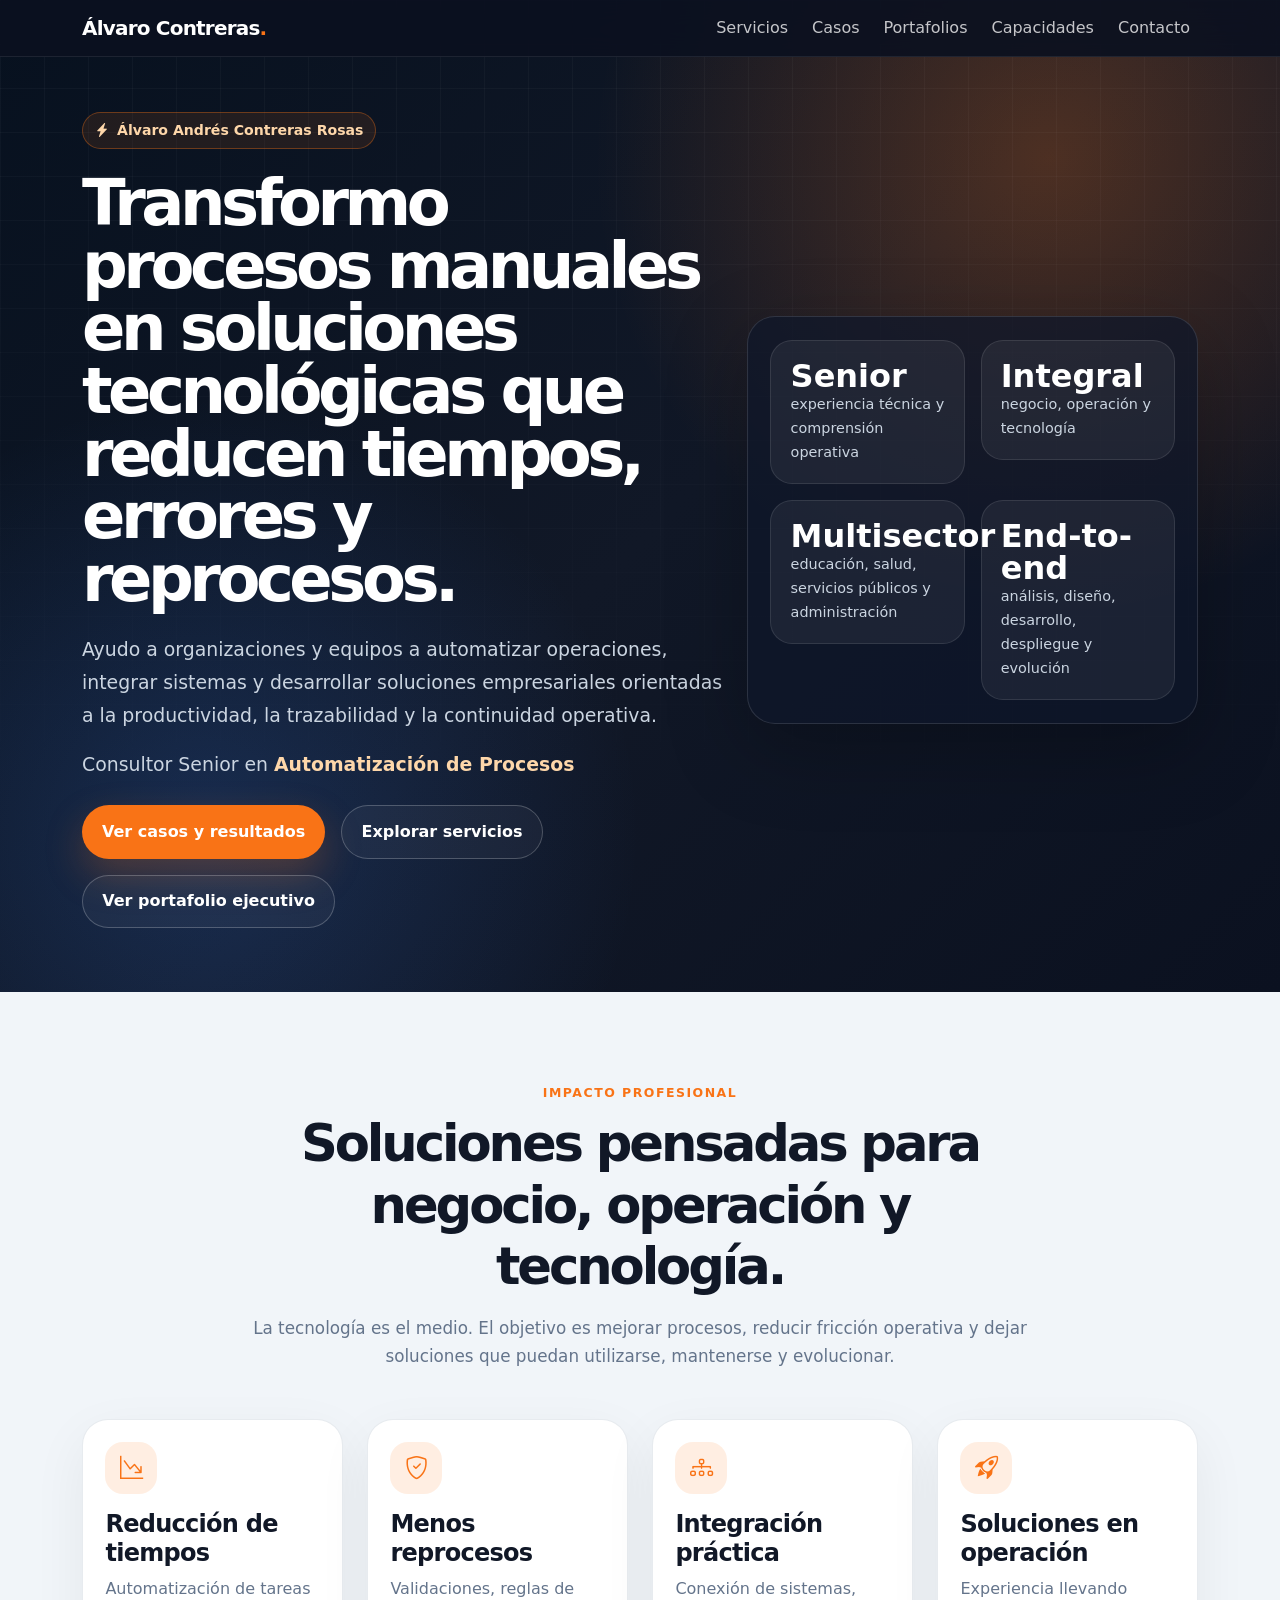
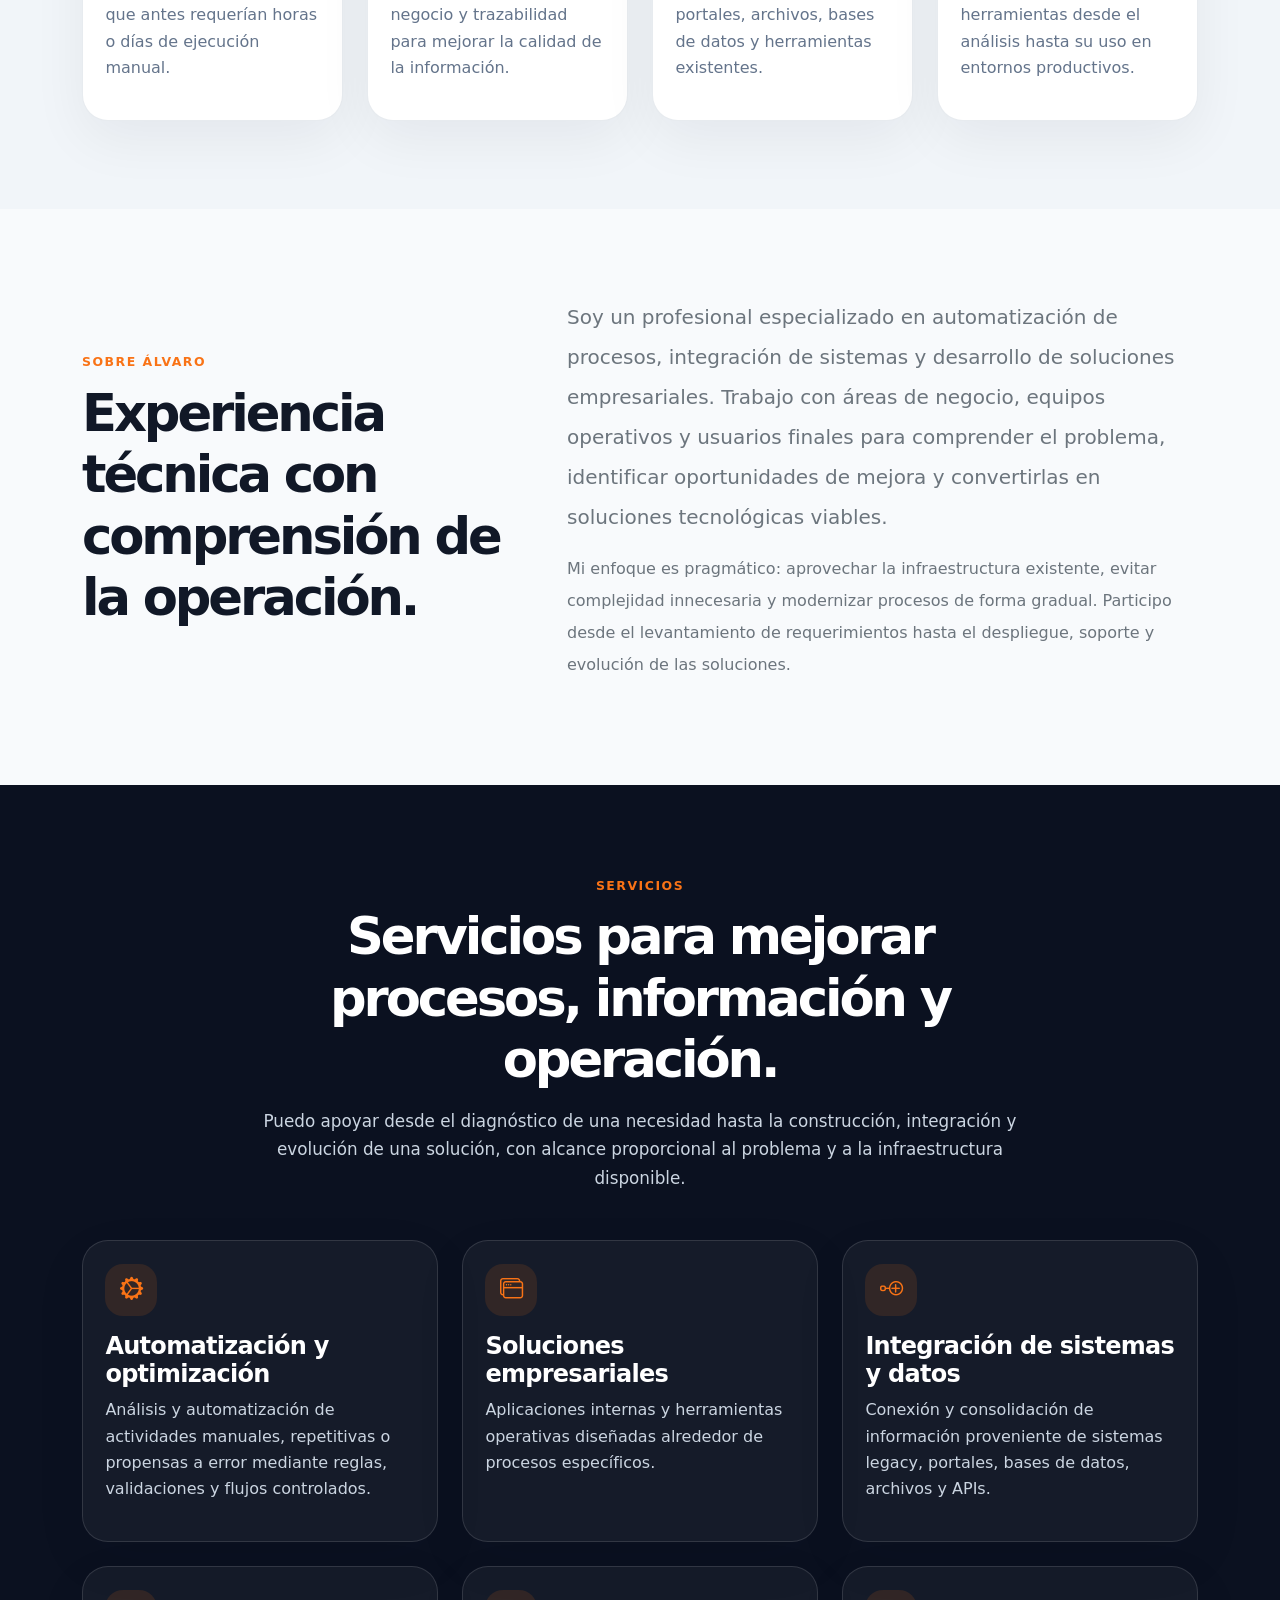
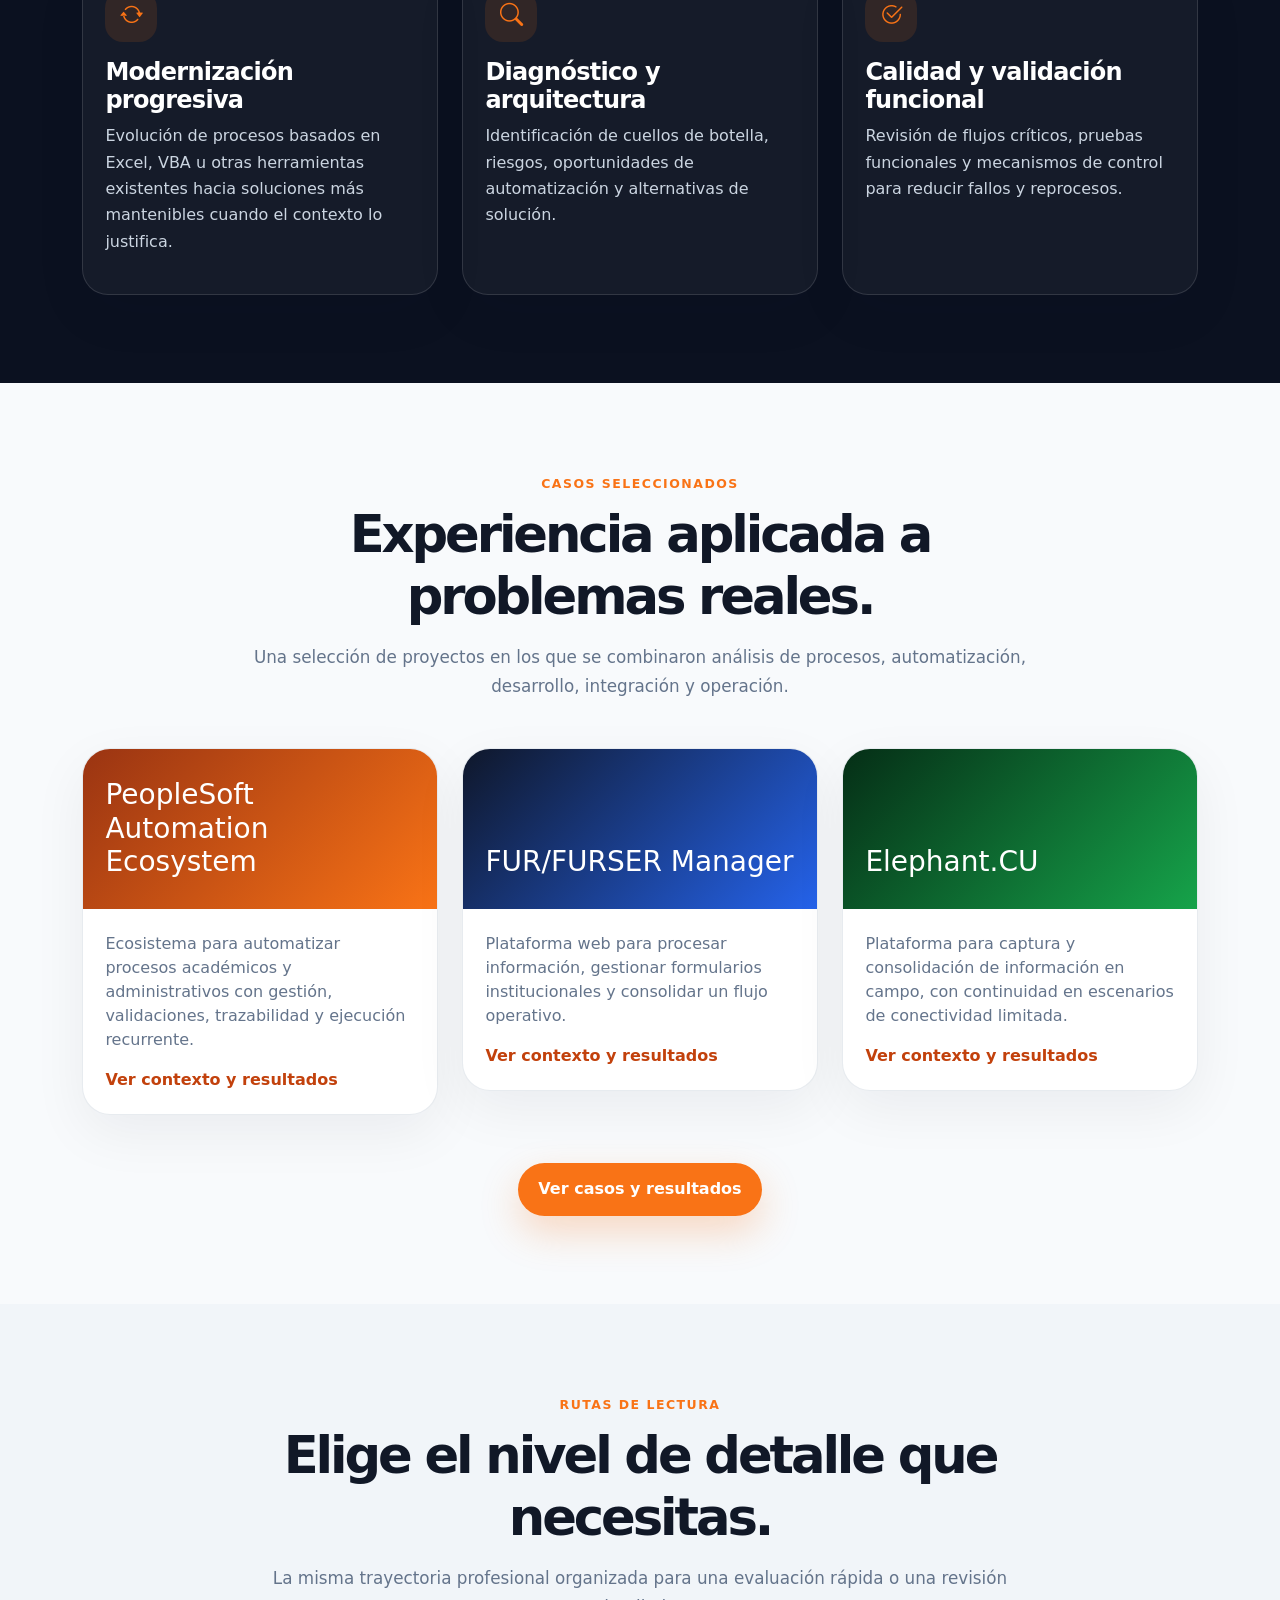
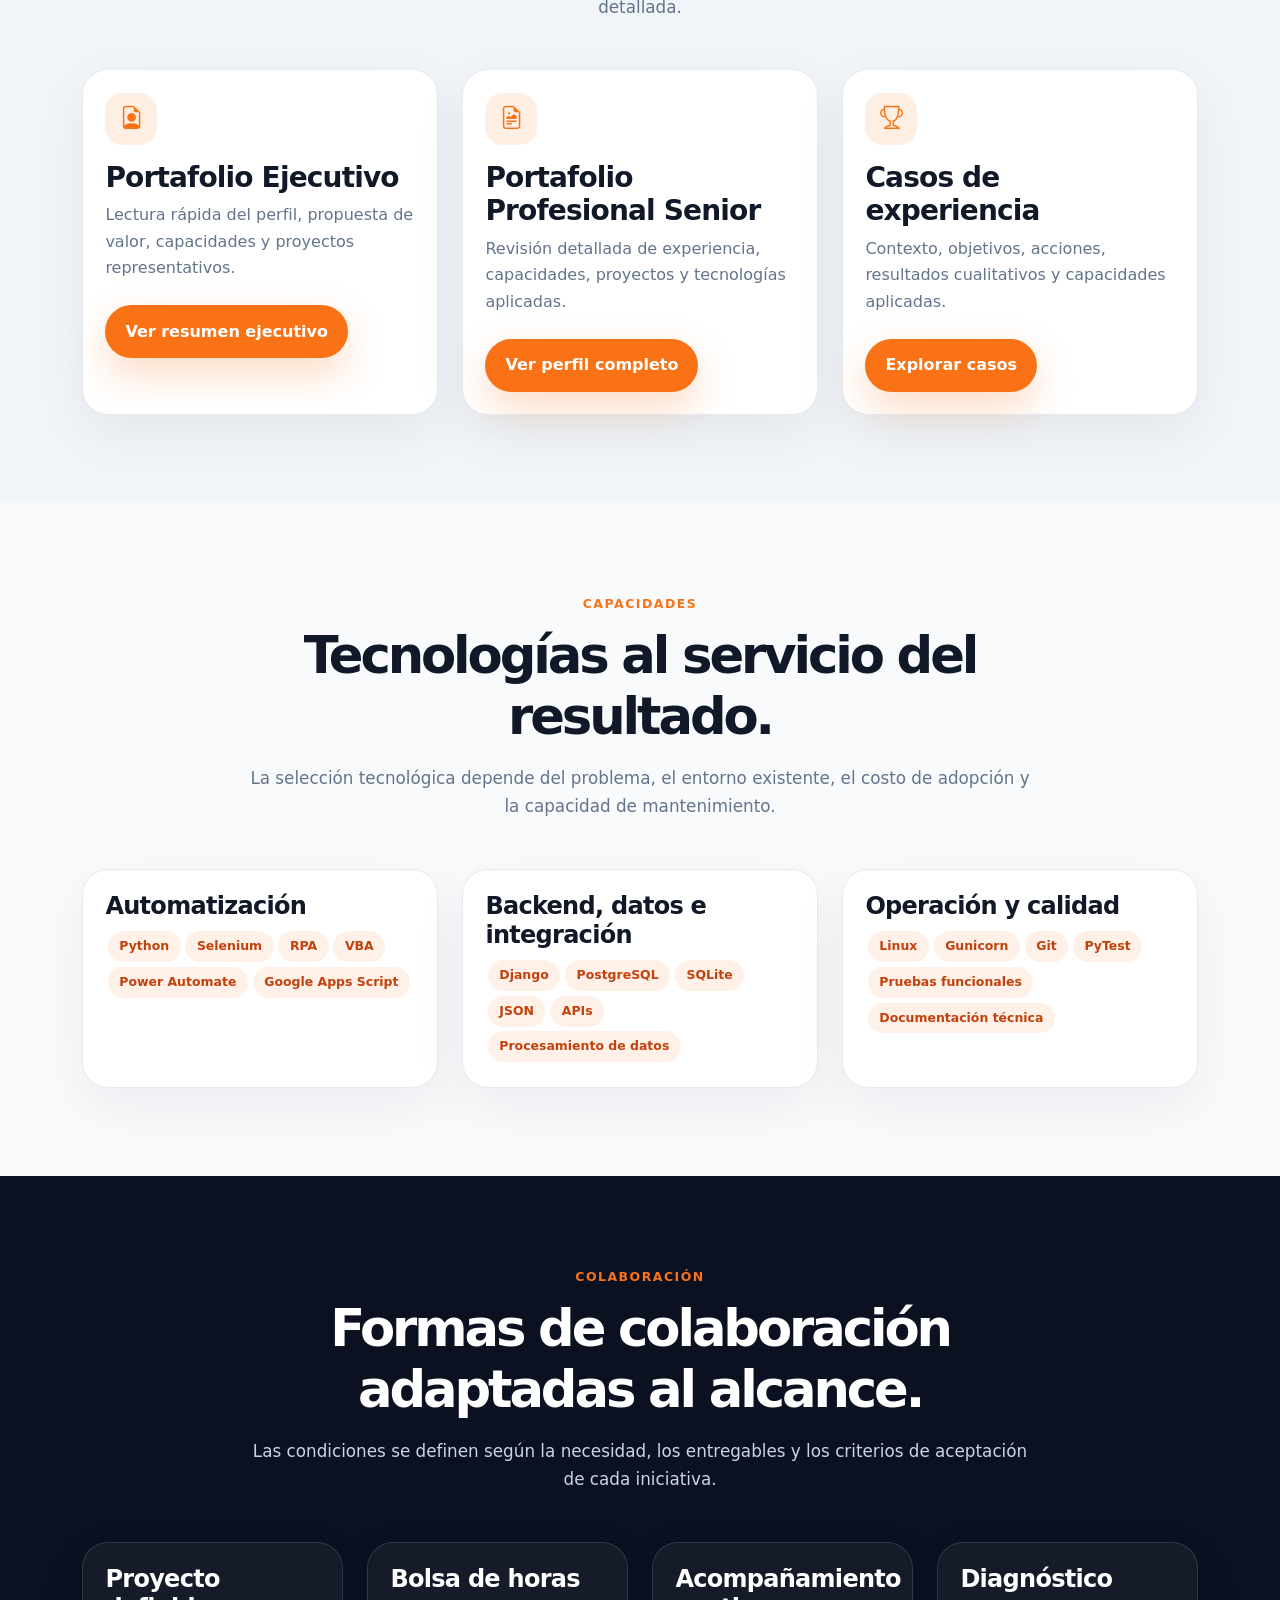
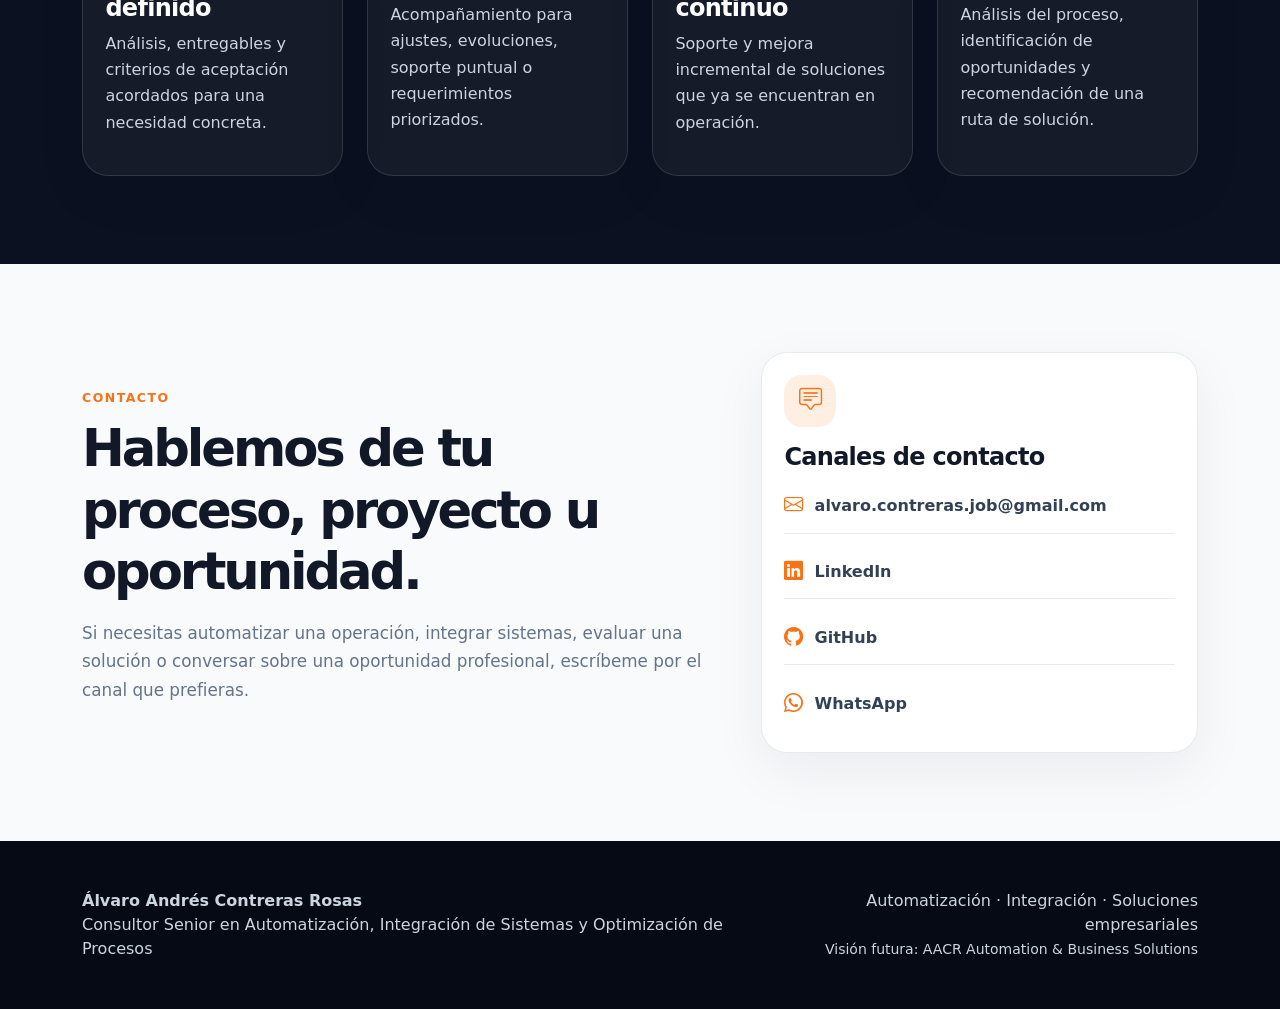
<file: index.html>
<!doctype html>
<html lang="es">
<head>
  <meta charset="utf-8">
  <meta name="viewport" content="width=device-width, initial-scale=1">
  <meta name="description" content="Portafolio profesional de Álvaro Andrés Contreras Rosas: automatización, integración de sistemas y optimización de procesos.">
  <meta name="author" content="Álvaro Andrés Contreras Rosas">
  <meta property="og:locale" content="es_CO">
  <meta property="og:type" content="website">
  <meta property="og:title" content="Álvaro Andrés Contreras Rosas | Automatización e Integración de Sistemas">
  <meta property="og:description" content="Consultoría senior en automatización, integración de sistemas y optimización de procesos.">
  <meta property="og:url" content="https://alvaro-contreras.github.io/alvaro-contreras-senior-automation-cv/">
  <meta name="twitter:card" content="summary">
  <title>Álvaro Andrés Contreras Rosas | Automatización e Integración de Sistemas</title>
  <link rel="canonical" href="https://alvaro-contreras.github.io/alvaro-contreras-senior-automation-cv/">
  <link href="https://cdn.jsdelivr.net/npm/bootstrap@5.3.3/dist/css/bootstrap.min.css" rel="stylesheet">
  <link href="https://cdn.jsdelivr.net/npm/bootstrap-icons@1.11.3/font/bootstrap-icons.css" rel="stylesheet">
  <link href="assets/css/styles.css" rel="stylesheet">
</head>
<body>
  <a class="skip-link" href="#contenido">Saltar al contenido principal</a>

  <nav class="navbar navbar-expand-lg navbar-dark fixed-top" aria-label="Navegación principal">
    <div class="container">
      <a class="navbar-brand" href="index.html">Álvaro Contreras<span class="brand-dot">.</span></a>
      <button class="navbar-toggler" type="button" data-bs-toggle="collapse" data-bs-target="#mainNav" aria-controls="mainNav" aria-expanded="false" aria-label="Abrir menú de navegación">
        <span class="navbar-toggler-icon"></span>
      </button>
      <div class="collapse navbar-collapse" id="mainNav">
        <ul class="navbar-nav ms-auto gap-lg-2">
          <li class="nav-item"><a class="nav-link" href="#servicios">Servicios</a></li>
          <li class="nav-item"><a class="nav-link" href="#casos">Casos</a></li>
          <li class="nav-item"><a class="nav-link" href="#portafolios">Portafolios</a></li>
          <li class="nav-item"><a class="nav-link" href="#capacidades">Capacidades</a></li>
          <li class="nav-item"><a class="nav-link" href="#contacto">Contacto</a></li>
        </ul>
      </div>
    </div>
  </nav>

  <header class="hero" id="inicio">
    <div class="container hero-content">
      <div class="row align-items-center">
        <div class="col-lg-7">
          <span class="kicker"><i class="bi bi-lightning-charge-fill" aria-hidden="true"></i> Álvaro Andrés Contreras Rosas</span>
          <h1>Transformo procesos manuales en soluciones tecnológicas que reducen tiempos, errores y reprocesos.</h1>
          <p class="lead">Ayudo a organizaciones y equipos a automatizar operaciones, integrar sistemas y desarrollar soluciones empresariales orientadas a la productividad, la trazabilidad y la continuidad operativa.</p>
          <p class="lead mb-4">Consultor Senior en <span class="rotating-line" data-rotating-text>Automatización de Procesos</span></p>
          <div class="d-flex flex-wrap gap-3">
            <a class="btn btn-aacr" href="casos-exito.html">Ver casos y resultados</a>
            <a class="btn btn-aacr-outline" href="#servicios">Explorar servicios</a>
            <a class="btn btn-aacr-outline" href="portafolio-ejecutivo.html">Ver portafolio ejecutivo</a>
          </div>
        </div>
        <div class="col-lg-5">
          <div class="hero-card" aria-label="Resumen del perfil">
            <div class="row g-3">
              <div class="col-6"><div class="metric"><strong>Senior</strong><span>experiencia técnica y comprensión operativa</span></div></div>
              <div class="col-6"><div class="metric"><strong>Integral</strong><span>negocio, operación y tecnología</span></div></div>
              <div class="col-6"><div class="metric"><strong>Multisector</strong><span>educación, salud, servicios públicos y administración</span></div></div>
              <div class="col-6"><div class="metric"><strong>End-to-end</strong><span>análisis, diseño, desarrollo, despliegue y evolución</span></div></div>
            </div>
          </div>
        </div>
      </div>
    </div>
  </header>

  <main id="contenido">
    <section class="section section-soft" id="impacto">
      <div class="container">
        <div class="section-title">
          <span class="eyebrow">Impacto profesional</span>
          <h2>Soluciones pensadas para negocio, operación y tecnología.</h2>
          <p>La tecnología es el medio. El objetivo es mejorar procesos, reducir fricción operativa y dejar soluciones que puedan utilizarse, mantenerse y evolucionar.</p>
        </div>
        <div class="row g-4">
          <div class="col-md-6 col-lg-3"><div class="card-aacr"><div class="icon-box"><i class="bi bi-graph-down-arrow" aria-hidden="true"></i></div><h3 class="h4">Reducción de tiempos</h3><p>Automatización de tareas que antes requerían horas o días de ejecución manual.</p></div></div>
          <div class="col-md-6 col-lg-3"><div class="card-aacr"><div class="icon-box"><i class="bi bi-shield-check" aria-hidden="true"></i></div><h3 class="h4">Menos reprocesos</h3><p>Validaciones, reglas de negocio y trazabilidad para mejorar la calidad de la información.</p></div></div>
          <div class="col-md-6 col-lg-3"><div class="card-aacr"><div class="icon-box"><i class="bi bi-diagram-3" aria-hidden="true"></i></div><h3 class="h4">Integración práctica</h3><p>Conexión de sistemas, portales, archivos, bases de datos y herramientas existentes.</p></div></div>
          <div class="col-md-6 col-lg-3"><div class="card-aacr"><div class="icon-box"><i class="bi bi-rocket-takeoff" aria-hidden="true"></i></div><h3 class="h4">Soluciones en operación</h3><p>Experiencia llevando herramientas desde el análisis hasta su uso en entornos productivos.</p></div></div>
        </div>
      </div>
    </section>

    <section class="section" id="sobre-mi">
      <div class="container">
        <div class="row align-items-center g-5">
          <div class="col-lg-5">
            <div class="section-title text-start mb-0">
              <span class="eyebrow">Sobre Álvaro</span>
              <h2>Experiencia técnica con comprensión de la operación.</h2>
            </div>
          </div>
          <div class="col-lg-7">
            <p class="fs-5 text-secondary lh-lg">Soy un profesional especializado en automatización de procesos, integración de sistemas y desarrollo de soluciones empresariales. Trabajo con áreas de negocio, equipos operativos y usuarios finales para comprender el problema, identificar oportunidades de mejora y convertirlas en soluciones tecnológicas viables.</p>
            <p class="text-secondary lh-lg">Mi enfoque es pragmático: aprovechar la infraestructura existente, evitar complejidad innecesaria y modernizar procesos de forma gradual. Participo desde el levantamiento de requerimientos hasta el despliegue, soporte y evolución de las soluciones.</p>
          </div>
        </div>
      </div>
    </section>

    <section class="section section-dark" id="servicios">
      <div class="container">
        <div class="section-title">
          <span class="eyebrow">Servicios</span>
          <h2>Servicios para mejorar procesos, información y operación.</h2>
          <p>Puedo apoyar desde el diagnóstico de una necesidad hasta la construcción, integración y evolución de una solución, con alcance proporcional al problema y a la infraestructura disponible.</p>
        </div>
        <div class="row g-4">
          <div class="col-md-6 col-lg-4"><div class="card-aacr"><div class="icon-box"><i class="bi bi-gear-wide-connected" aria-hidden="true"></i></div><h3 class="h4">Automatización y optimización</h3><p>Análisis y automatización de actividades manuales, repetitivas o propensas a error mediante reglas, validaciones y flujos controlados.</p></div></div>
          <div class="col-md-6 col-lg-4"><div class="card-aacr"><div class="icon-box"><i class="bi bi-window-stack" aria-hidden="true"></i></div><h3 class="h4">Soluciones empresariales</h3><p>Aplicaciones internas y herramientas operativas diseñadas alrededor de procesos específicos.</p></div></div>
          <div class="col-md-6 col-lg-4"><div class="card-aacr"><div class="icon-box"><i class="bi bi-node-plus" aria-hidden="true"></i></div><h3 class="h4">Integración de sistemas y datos</h3><p>Conexión y consolidación de información proveniente de sistemas legacy, portales, bases de datos, archivos y APIs.</p></div></div>
          <div class="col-md-6 col-lg-4"><div class="card-aacr"><div class="icon-box"><i class="bi bi-arrow-repeat" aria-hidden="true"></i></div><h3 class="h4">Modernización progresiva</h3><p>Evolución de procesos basados en Excel, VBA u otras herramientas existentes hacia soluciones más mantenibles cuando el contexto lo justifica.</p></div></div>
          <div class="col-md-6 col-lg-4"><div class="card-aacr"><div class="icon-box"><i class="bi bi-search" aria-hidden="true"></i></div><h3 class="h4">Diagnóstico y arquitectura</h3><p>Identificación de cuellos de botella, riesgos, oportunidades de automatización y alternativas de solución.</p></div></div>
          <div class="col-md-6 col-lg-4"><div class="card-aacr"><div class="icon-box"><i class="bi bi-check2-circle" aria-hidden="true"></i></div><h3 class="h4">Calidad y validación funcional</h3><p>Revisión de flujos críticos, pruebas funcionales y mecanismos de control para reducir fallos y reprocesos.</p></div></div>
        </div>
      </div>
    </section>

    <section class="section" id="casos">
      <div class="container">
        <div class="section-title">
          <span class="eyebrow">Casos seleccionados</span>
          <h2>Experiencia aplicada a problemas reales.</h2>
          <p>Una selección de proyectos en los que se combinaron análisis de procesos, automatización, desarrollo, integración y operación.</p>
        </div>
        <div class="row g-4">
          <div class="col-md-6 col-lg-4"><article class="case-card"><div class="case-top orange"><h3>PeopleSoft Automation Ecosystem</h3></div><div class="case-body"><p>Ecosistema para automatizar procesos académicos y administrativos con gestión, validaciones, trazabilidad y ejecución recurrente.</p><a href="casos-exito.html#peoplesoft" class="case-link">Ver contexto y resultados</a></div></article></div>
          <div class="col-md-6 col-lg-4"><article class="case-card"><div class="case-top blue"><h3>FUR/FURSER Manager</h3></div><div class="case-body"><p>Plataforma web para procesar información, gestionar formularios institucionales y consolidar un flujo operativo.</p><a href="casos-exito.html#furfurser" class="case-link">Ver contexto y resultados</a></div></article></div>
          <div class="col-md-6 col-lg-4"><article class="case-card"><div class="case-top green"><h3>Elephant.CU</h3></div><div class="case-body"><p>Plataforma para captura y consolidación de información en campo, con continuidad en escenarios de conectividad limitada.</p><a href="casos-exito.html#elephant" class="case-link">Ver contexto y resultados</a></div></article></div>
        </div>
        <div class="text-center mt-5"><a class="btn btn-aacr" href="casos-exito.html">Ver casos y resultados</a></div>
      </div>
    </section>

    <section class="section section-soft" id="portafolios">
      <div class="container">
        <div class="section-title">
          <span class="eyebrow">Rutas de lectura</span>
          <h2>Elige el nivel de detalle que necesitas.</h2>
          <p>La misma trayectoria profesional organizada para una evaluación rápida o una revisión detallada.</p>
        </div>
        <div class="row g-4 justify-content-center">
          <div class="col-md-6 col-lg-4"><div class="card-aacr"><div class="icon-box"><i class="bi bi-file-earmark-person" aria-hidden="true"></i></div><h3>Portafolio Ejecutivo</h3><p>Lectura rápida del perfil, propuesta de valor, capacidades y proyectos representativos.</p><a class="btn btn-aacr mt-2" href="portafolio-ejecutivo.html">Ver resumen ejecutivo</a></div></div>
          <div class="col-md-6 col-lg-4"><div class="card-aacr"><div class="icon-box"><i class="bi bi-file-earmark-richtext" aria-hidden="true"></i></div><h3>Portafolio Profesional Senior</h3><p>Revisión detallada de experiencia, capacidades, proyectos y tecnologías aplicadas.</p><a class="btn btn-aacr mt-2" href="portafolio-senior.html">Ver perfil completo</a></div></div>
          <div class="col-md-6 col-lg-4"><div class="card-aacr"><div class="icon-box"><i class="bi bi-trophy" aria-hidden="true"></i></div><h3>Casos de experiencia</h3><p>Contexto, objetivos, acciones, resultados cualitativos y capacidades aplicadas.</p><a class="btn btn-aacr mt-2" href="casos-exito.html">Explorar casos</a></div></div>
        </div>
      </div>
    </section>

    <section class="section" id="capacidades">
      <div class="container">
        <div class="section-title">
          <span class="eyebrow">Capacidades</span>
          <h2>Tecnologías al servicio del resultado.</h2>
          <p>La selección tecnológica depende del problema, el entorno existente, el costo de adopción y la capacidad de mantenimiento.</p>
        </div>
        <div class="row g-4">
          <div class="col-lg-4"><div class="card-aacr"><h3 class="h4">Automatización</h3><span class="badge-aacr">Python</span><span class="badge-aacr">Selenium</span><span class="badge-aacr">RPA</span><span class="badge-aacr">VBA</span><span class="badge-aacr">Power Automate</span><span class="badge-aacr">Google Apps Script</span></div></div>
          <div class="col-lg-4"><div class="card-aacr"><h3 class="h4">Backend, datos e integración</h3><span class="badge-aacr">Django</span><span class="badge-aacr">PostgreSQL</span><span class="badge-aacr">SQLite</span><span class="badge-aacr">JSON</span><span class="badge-aacr">APIs</span><span class="badge-aacr">Procesamiento de datos</span></div></div>
          <div class="col-lg-4"><div class="card-aacr"><h3 class="h4">Operación y calidad</h3><span class="badge-aacr">Linux</span><span class="badge-aacr">Gunicorn</span><span class="badge-aacr">Git</span><span class="badge-aacr">PyTest</span><span class="badge-aacr">Pruebas funcionales</span><span class="badge-aacr">Documentación técnica</span></div></div>
        </div>
      </div>
    </section>

    <section class="section section-dark" id="colaboracion">
      <div class="container">
        <div class="section-title">
          <span class="eyebrow">Colaboración</span>
          <h2>Formas de colaboración adaptadas al alcance.</h2>
          <p>Las condiciones se definen según la necesidad, los entregables y los criterios de aceptación de cada iniciativa.</p>
        </div>
        <div class="row g-4">
          <div class="col-md-6 col-lg-3"><div class="card-aacr"><h3 class="h4">Proyecto definido</h3><p>Análisis, entregables y criterios de aceptación acordados para una necesidad concreta.</p></div></div>
          <div class="col-md-6 col-lg-3"><div class="card-aacr"><h3 class="h4">Bolsa de horas</h3><p>Acompañamiento para ajustes, evoluciones, soporte puntual o requerimientos priorizados.</p></div></div>
          <div class="col-md-6 col-lg-3"><div class="card-aacr"><h3 class="h4">Acompañamiento continuo</h3><p>Soporte y mejora incremental de soluciones que ya se encuentran en operación.</p></div></div>
          <div class="col-md-6 col-lg-3"><div class="card-aacr"><h3 class="h4">Diagnóstico</h3><p>Análisis del proceso, identificación de oportunidades y recomendación de una ruta de solución.</p></div></div>
        </div>
      </div>
    </section>

    <section class="section" id="contacto">
      <div class="container">
        <div class="row align-items-center g-5">
          <div class="col-lg-7">
            <div class="section-title text-start mb-0">
              <span class="eyebrow">Contacto</span>
              <h2>Hablemos de tu proceso, proyecto u oportunidad.</h2>
              <p>Si necesitas automatizar una operación, integrar sistemas, evaluar una solución o conversar sobre una oportunidad profesional, escríbeme por el canal que prefieras.</p>
            </div>
          </div>
          <div class="col-lg-5">
            <div class="card-aacr">
              <div class="icon-box"><i class="bi bi-chat-square-text" aria-hidden="true"></i></div>
              <h3 class="h4">Canales de contacto</h3>
              <div class="contact-links">
                <a href="mailto:alvaro.contreras.job@gmail.com"><i class="bi bi-envelope" aria-hidden="true"></i><span>alvaro.contreras.job@gmail.com</span></a>
                <a href="https://www.linkedin.com/in/alvarocontreras-automation" target="_blank" rel="noopener noreferrer"><i class="bi bi-linkedin" aria-hidden="true"></i><span>LinkedIn</span></a>
                <a href="https://github.com/Alvaro-Contreras" target="_blank" rel="noopener noreferrer"><i class="bi bi-github" aria-hidden="true"></i><span>GitHub</span></a>
                <a href="https://wa.me/573185231745" target="_blank" rel="noopener noreferrer"><i class="bi bi-whatsapp" aria-hidden="true"></i><span>WhatsApp</span></a>
              </div>
            </div>
          </div>
        </div>
      </div>
    </section>
  </main>

  <footer class="footer">
    <div class="container d-flex flex-column flex-md-row justify-content-between gap-3">
      <div><strong>Álvaro Andrés Contreras Rosas</strong><br><span>Consultor Senior en Automatización, Integración de Sistemas y Optimización de Procesos</span></div>
      <div class="text-md-end">Automatización · Integración · Soluciones empresariales<br><small>Visión futura: AACR Automation &amp; Business Solutions</small></div>
    </div>
  </footer>

  <script src="https://cdn.jsdelivr.net/npm/bootstrap@5.3.3/dist/js/bootstrap.bundle.min.js"></script>
  <script src="assets/js/main.js"></script>
</body>
</html>
</file>
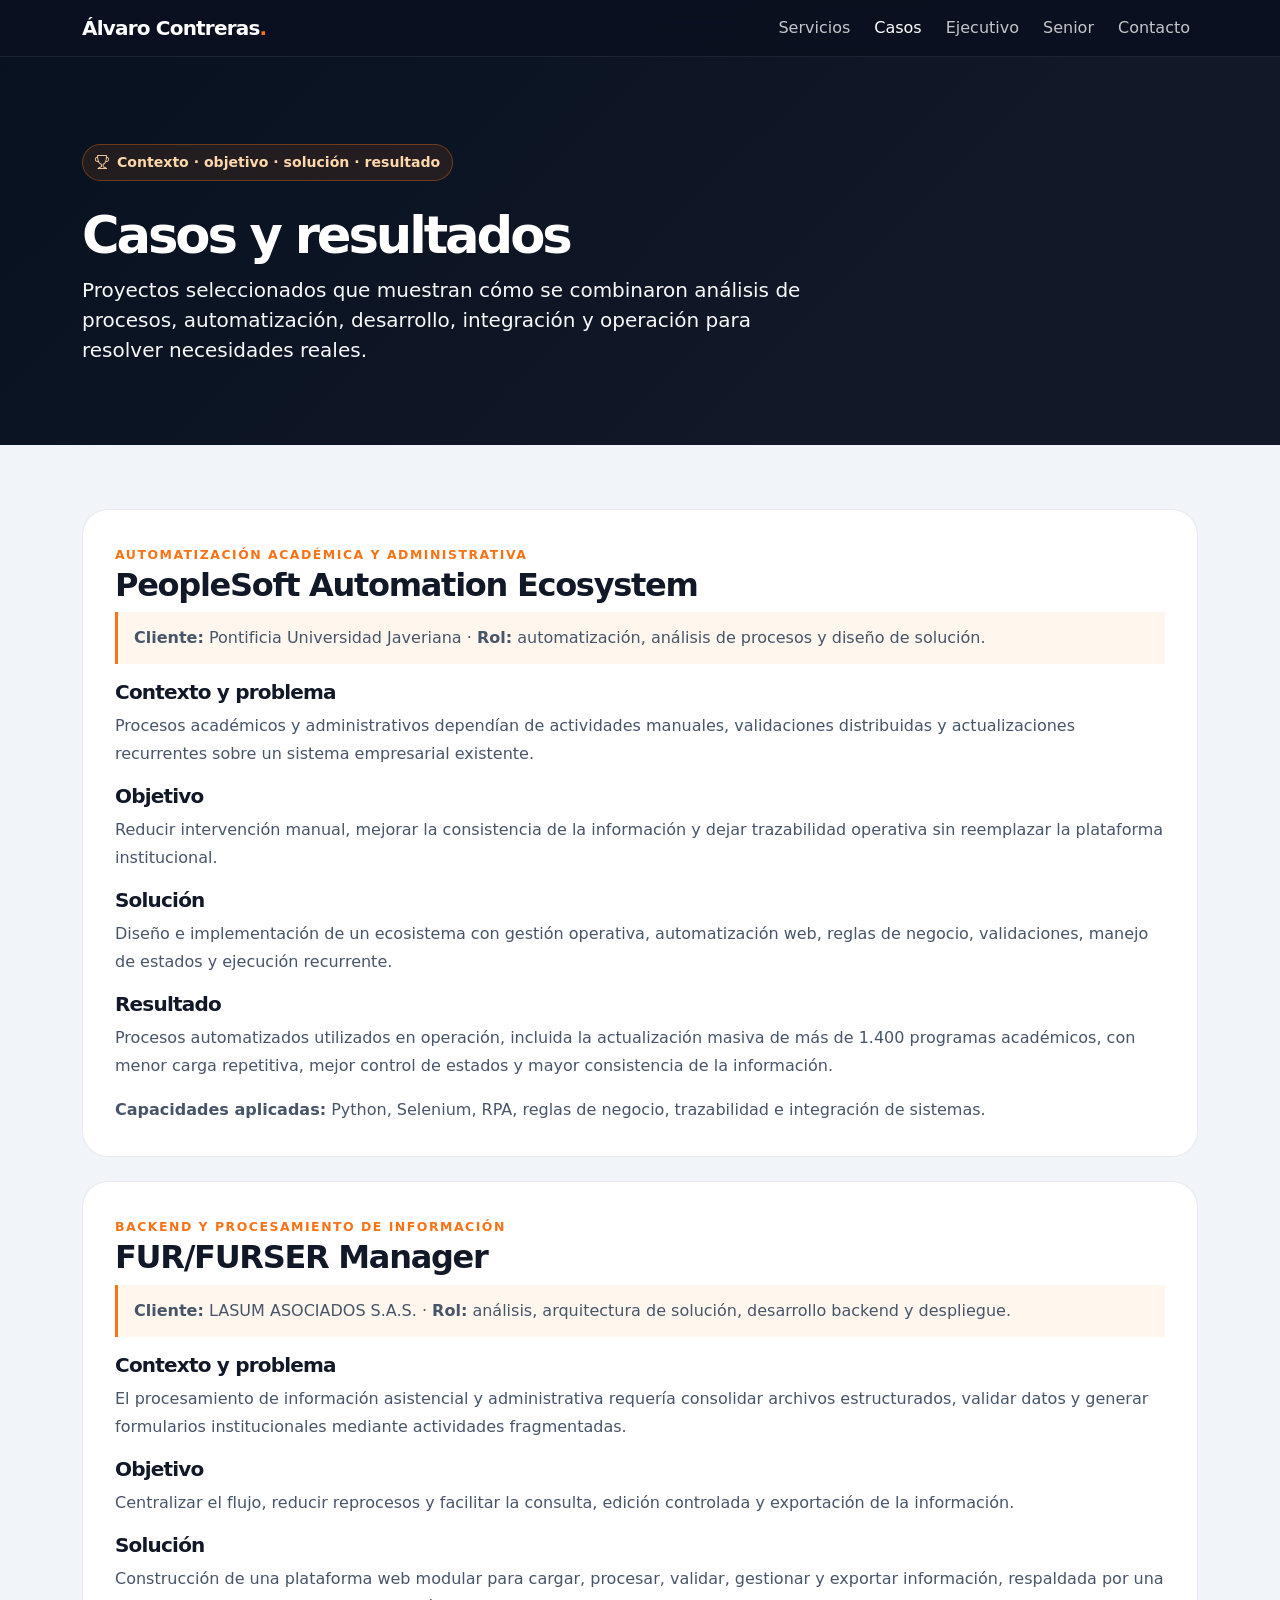
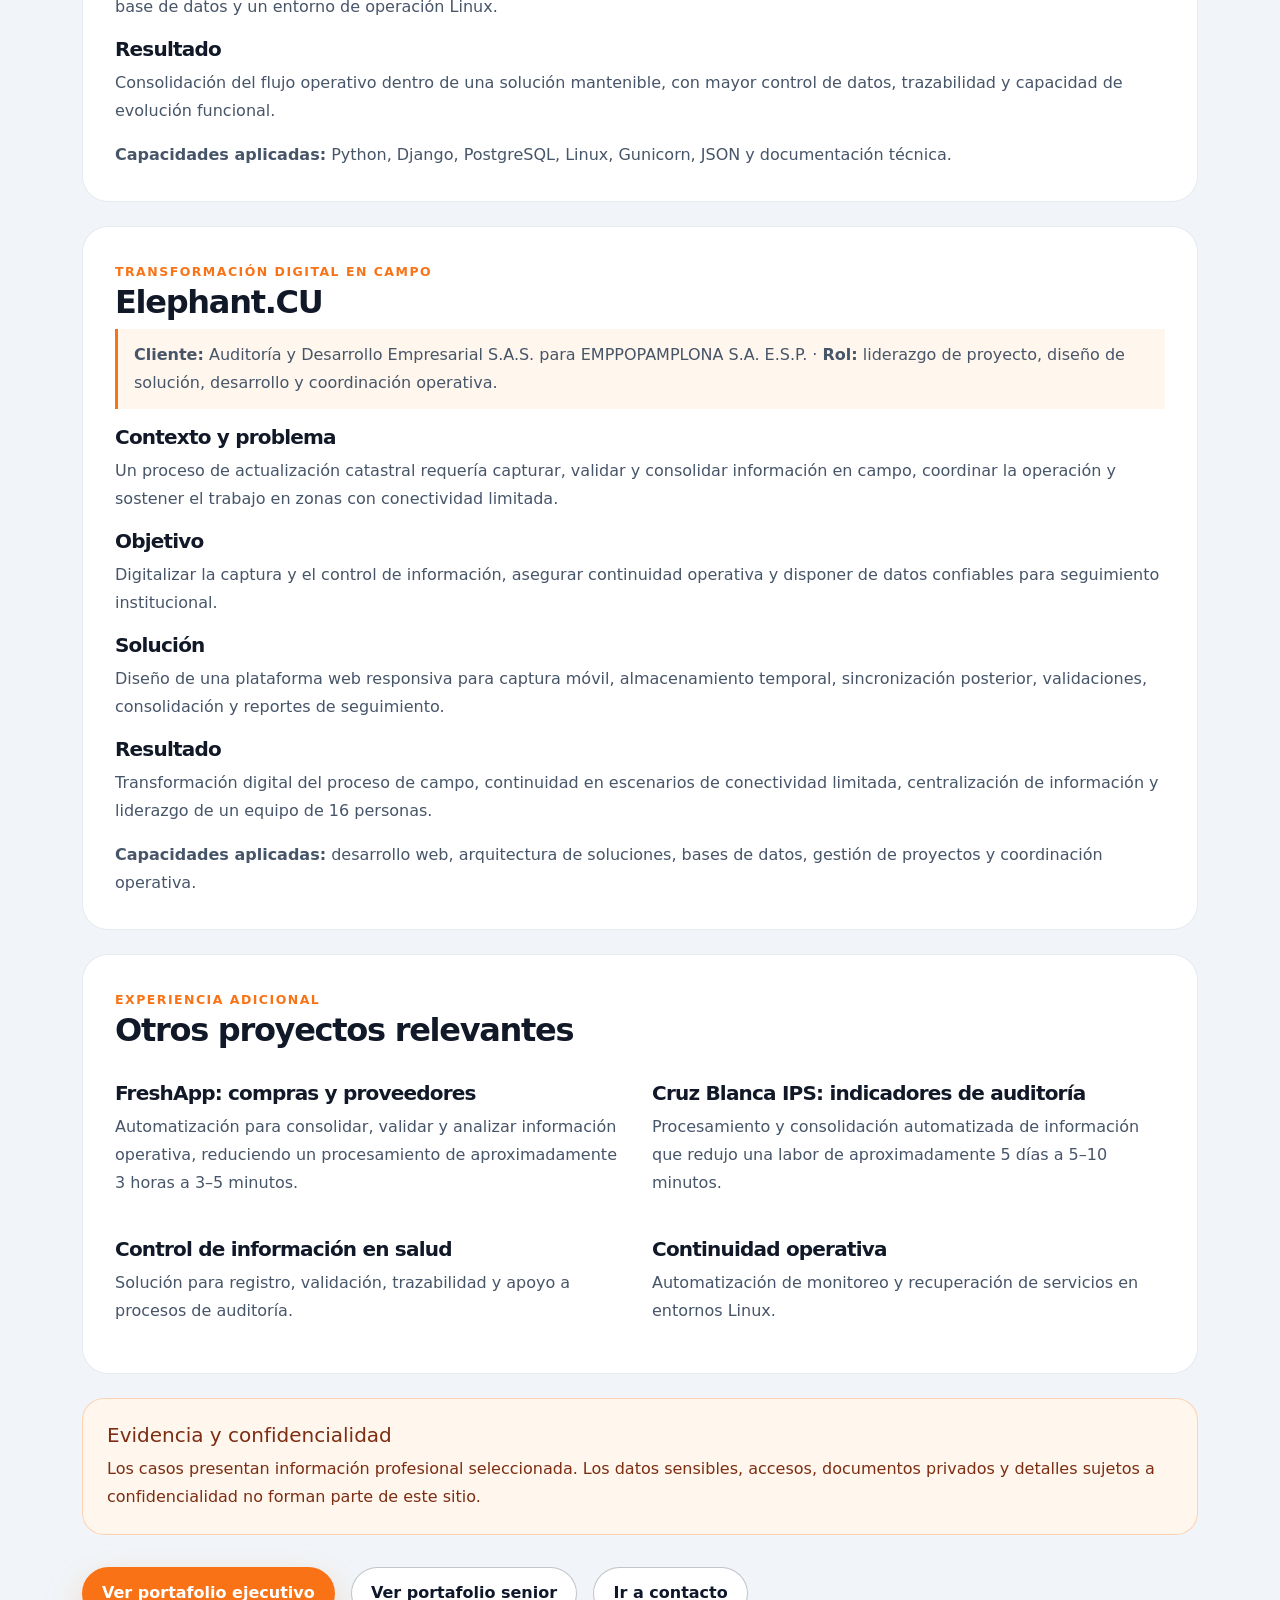
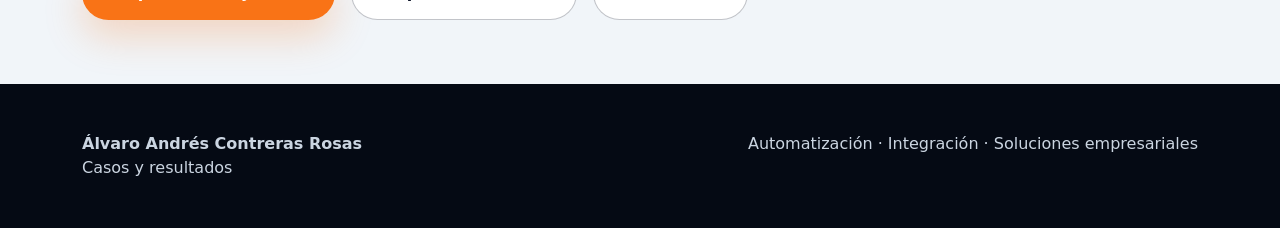
<file: casos-exito.html>
<!doctype html>
<html lang="es">
<head>
  <meta charset="utf-8">
  <meta name="viewport" content="width=device-width, initial-scale=1">
  <meta name="description" content="Casos seleccionados de automatización, integración de sistemas y soluciones empresariales de Álvaro Andrés Contreras Rosas.">
  <meta name="author" content="Álvaro Andrés Contreras Rosas">
  <meta property="og:locale" content="es_CO">
  <meta property="og:type" content="website">
  <meta property="og:title" content="Casos y resultados | Álvaro Andrés Contreras Rosas">
  <meta property="og:description" content="Casos de automatización, integración y soluciones empresariales con resultados operativos verificables.">
  <meta property="og:url" content="https://alvaro-contreras.github.io/alvaro-contreras-senior-automation-cv/casos-exito.html">
  <meta name="twitter:card" content="summary">
  <title>Casos y resultados | Álvaro Andrés Contreras Rosas</title>
  <link rel="canonical" href="https://alvaro-contreras.github.io/alvaro-contreras-senior-automation-cv/casos-exito.html">
  <link href="https://cdn.jsdelivr.net/npm/bootstrap@5.3.3/dist/css/bootstrap.min.css" rel="stylesheet">
  <link href="https://cdn.jsdelivr.net/npm/bootstrap-icons@1.11.3/font/bootstrap-icons.css" rel="stylesheet">
  <link href="assets/css/styles.css" rel="stylesheet">
</head>
<body>
  <a class="skip-link" href="#contenido">Saltar al contenido principal</a>

  <nav class="navbar navbar-expand-lg navbar-dark fixed-top" aria-label="Navegación principal">
    <div class="container">
      <a class="navbar-brand" href="index.html">Álvaro Contreras<span class="brand-dot">.</span></a>
      <button class="navbar-toggler" type="button" data-bs-toggle="collapse" data-bs-target="#mainNav" aria-controls="mainNav" aria-expanded="false" aria-label="Abrir menú de navegación">
        <span class="navbar-toggler-icon"></span>
      </button>
      <div class="collapse navbar-collapse" id="mainNav">
        <ul class="navbar-nav ms-auto gap-lg-2">
          <li class="nav-item"><a class="nav-link" href="index.html#servicios">Servicios</a></li>
          <li class="nav-item"><a class="nav-link active" aria-current="page" href="casos-exito.html">Casos</a></li>
          <li class="nav-item"><a class="nav-link" href="portafolio-ejecutivo.html">Ejecutivo</a></li>
          <li class="nav-item"><a class="nav-link" href="portafolio-senior.html">Senior</a></li>
          <li class="nav-item"><a class="nav-link" href="index.html#contacto">Contacto</a></li>
        </ul>
      </div>
    </div>
  </nav>

  <header class="page-hero">
    <div class="container">
      <span class="kicker"><i class="bi bi-trophy" aria-hidden="true"></i> Contexto · objetivo · solución · resultado</span>
      <h1 class="mt-4">Casos y resultados</h1>
      <p class="lead text-light col-lg-8">Proyectos seleccionados que muestran cómo se combinaron análisis de procesos, automatización, desarrollo, integración y operación para resolver necesidades reales.</p>
    </div>
  </header>

  <main class="doc-section section-soft" id="contenido">
    <div class="container">
      <section class="doc-block case-detail" id="peoplesoft">
        <span class="eyebrow">Automatización académica y administrativa</span>
        <h2>PeopleSoft Automation Ecosystem</h2>
        <p class="case-meta"><strong>Cliente:</strong> Pontificia Universidad Javeriana · <strong>Rol:</strong> automatización, análisis de procesos y diseño de solución.</p>
        <h3 class="h5">Contexto y problema</h3>
        <p>Procesos académicos y administrativos dependían de actividades manuales, validaciones distribuidas y actualizaciones recurrentes sobre un sistema empresarial existente.</p>
        <h3 class="h5">Objetivo</h3>
        <p>Reducir intervención manual, mejorar la consistencia de la información y dejar trazabilidad operativa sin reemplazar la plataforma institucional.</p>
        <h3 class="h5">Solución</h3>
        <p>Diseño e implementación de un ecosistema con gestión operativa, automatización web, reglas de negocio, validaciones, manejo de estados y ejecución recurrente.</p>
        <h3 class="h5">Resultado</h3>
        <p>Procesos automatizados utilizados en operación, incluida la actualización masiva de más de 1.400 programas académicos, con menor carga repetitiva, mejor control de estados y mayor consistencia de la información.</p>
        <p class="mb-0"><strong>Capacidades aplicadas:</strong> Python, Selenium, RPA, reglas de negocio, trazabilidad e integración de sistemas.</p>
      </section>

      <section class="doc-block case-detail" id="furfurser">
        <span class="eyebrow">Backend y procesamiento de información</span>
        <h2>FUR/FURSER Manager</h2>
        <p class="case-meta"><strong>Cliente:</strong> LASUM ASOCIADOS S.A.S. · <strong>Rol:</strong> análisis, arquitectura de solución, desarrollo backend y despliegue.</p>
        <h3 class="h5">Contexto y problema</h3>
        <p>El procesamiento de información asistencial y administrativa requería consolidar archivos estructurados, validar datos y generar formularios institucionales mediante actividades fragmentadas.</p>
        <h3 class="h5">Objetivo</h3>
        <p>Centralizar el flujo, reducir reprocesos y facilitar la consulta, edición controlada y exportación de la información.</p>
        <h3 class="h5">Solución</h3>
        <p>Construcción de una plataforma web modular para cargar, procesar, validar, gestionar y exportar información, respaldada por una base de datos y un entorno de operación Linux.</p>
        <h3 class="h5">Resultado</h3>
        <p>Consolidación del flujo operativo dentro de una solución mantenible, con mayor control de datos, trazabilidad y capacidad de evolución funcional.</p>
        <p class="mb-0"><strong>Capacidades aplicadas:</strong> Python, Django, PostgreSQL, Linux, Gunicorn, JSON y documentación técnica.</p>
      </section>

      <section class="doc-block case-detail" id="elephant">
        <span class="eyebrow">Transformación digital en campo</span>
        <h2>Elephant.CU</h2>
        <p class="case-meta"><strong>Cliente:</strong> Auditoría y Desarrollo Empresarial S.A.S. para EMPPOPAMPLONA S.A. E.S.P. · <strong>Rol:</strong> liderazgo de proyecto, diseño de solución, desarrollo y coordinación operativa.</p>
        <h3 class="h5">Contexto y problema</h3>
        <p>Un proceso de actualización catastral requería capturar, validar y consolidar información en campo, coordinar la operación y sostener el trabajo en zonas con conectividad limitada.</p>
        <h3 class="h5">Objetivo</h3>
        <p>Digitalizar la captura y el control de información, asegurar continuidad operativa y disponer de datos confiables para seguimiento institucional.</p>
        <h3 class="h5">Solución</h3>
        <p>Diseño de una plataforma web responsiva para captura móvil, almacenamiento temporal, sincronización posterior, validaciones, consolidación y reportes de seguimiento.</p>
        <h3 class="h5">Resultado</h3>
        <p>Transformación digital del proceso de campo, continuidad en escenarios de conectividad limitada, centralización de información y liderazgo de un equipo de 16 personas.</p>
        <p class="mb-0"><strong>Capacidades aplicadas:</strong> desarrollo web, arquitectura de soluciones, bases de datos, gestión de proyectos y coordinación operativa.</p>
      </section>

      <section class="doc-block">
        <span class="eyebrow">Experiencia adicional</span>
        <h2>Otros proyectos relevantes</h2>
        <div class="row g-4 mt-1">
          <div class="col-md-6"><h3 class="h5">FreshApp: compras y proveedores</h3><p>Automatización para consolidar, validar y analizar información operativa, reduciendo un procesamiento de aproximadamente 3 horas a 3–5 minutos.</p></div>
          <div class="col-md-6"><h3 class="h5">Cruz Blanca IPS: indicadores de auditoría</h3><p>Procesamiento y consolidación automatizada de información que redujo una labor de aproximadamente 5 días a 5–10 minutos.</p></div>
          <div class="col-md-6"><h3 class="h5">Control de información en salud</h3><p>Solución para registro, validación, trazabilidad y apoyo a procesos de auditoría.</p></div>
          <div class="col-md-6"><h3 class="h5">Continuidad operativa</h3><p>Automatización de monitoreo y recuperación de servicios en entornos Linux.</p></div>
        </div>
      </section>

      <aside class="status-note" aria-label="Nota sobre evidencia">
        <h2 class="h5">Evidencia y confidencialidad</h2>
        <p class="mb-0">Los casos presentan información profesional seleccionada. Los datos sensibles, accesos, documentos privados y detalles sujetos a confidencialidad no forman parte de este sitio.</p>
      </aside>

      <div class="action-bar">
        <a class="btn btn-aacr" href="portafolio-ejecutivo.html">Ver portafolio ejecutivo</a>
        <a class="btn btn-aacr-outline dark-outline" href="portafolio-senior.html">Ver portafolio senior</a>
        <a class="btn btn-aacr-outline dark-outline" href="index.html#contacto">Ir a contacto</a>
      </div>
    </div>
  </main>

  <footer class="footer">
    <div class="container d-flex flex-column flex-md-row justify-content-between gap-3">
      <div><strong>Álvaro Andrés Contreras Rosas</strong><br><span>Casos y resultados</span></div>
      <div class="text-md-end">Automatización · Integración · Soluciones empresariales</div>
    </div>
  </footer>

  <script src="https://cdn.jsdelivr.net/npm/bootstrap@5.3.3/dist/js/bootstrap.bundle.min.js"></script>
  <script src="assets/js/main.js"></script>
</body>
</html>
</file>
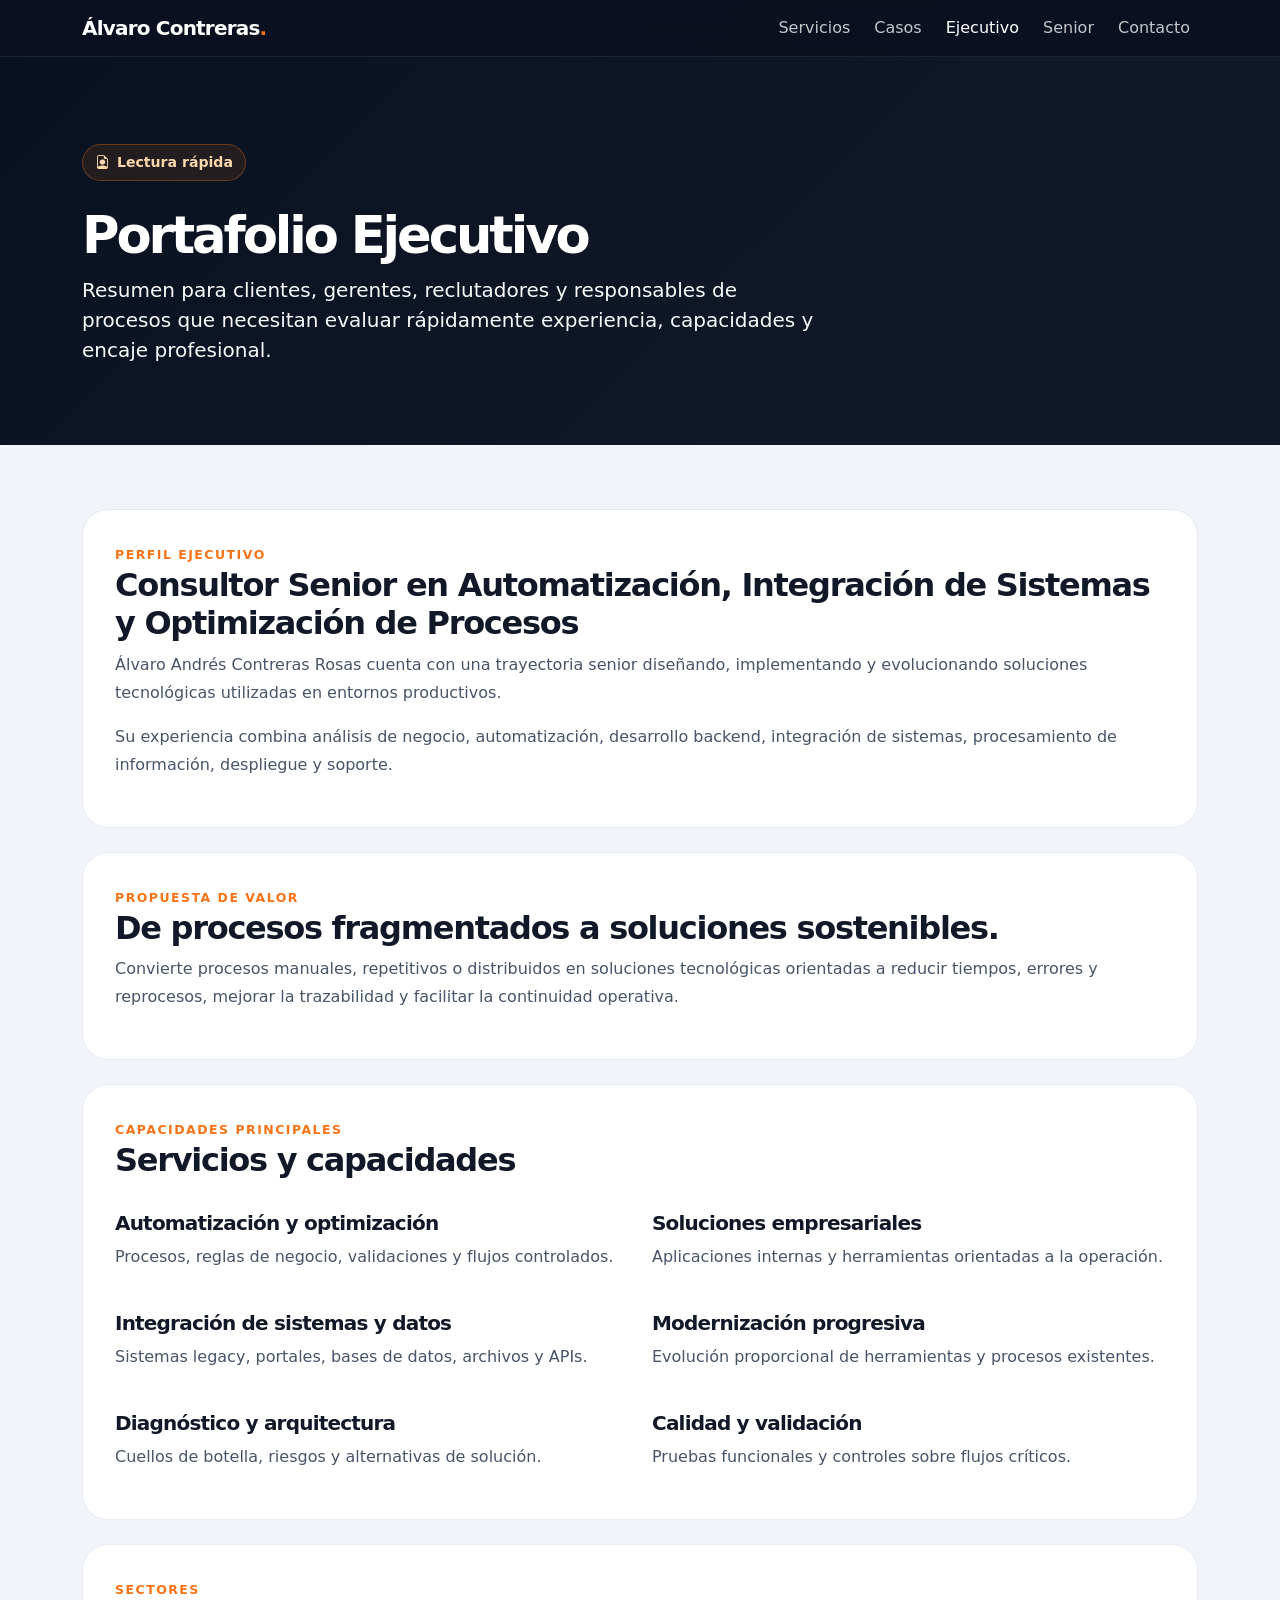
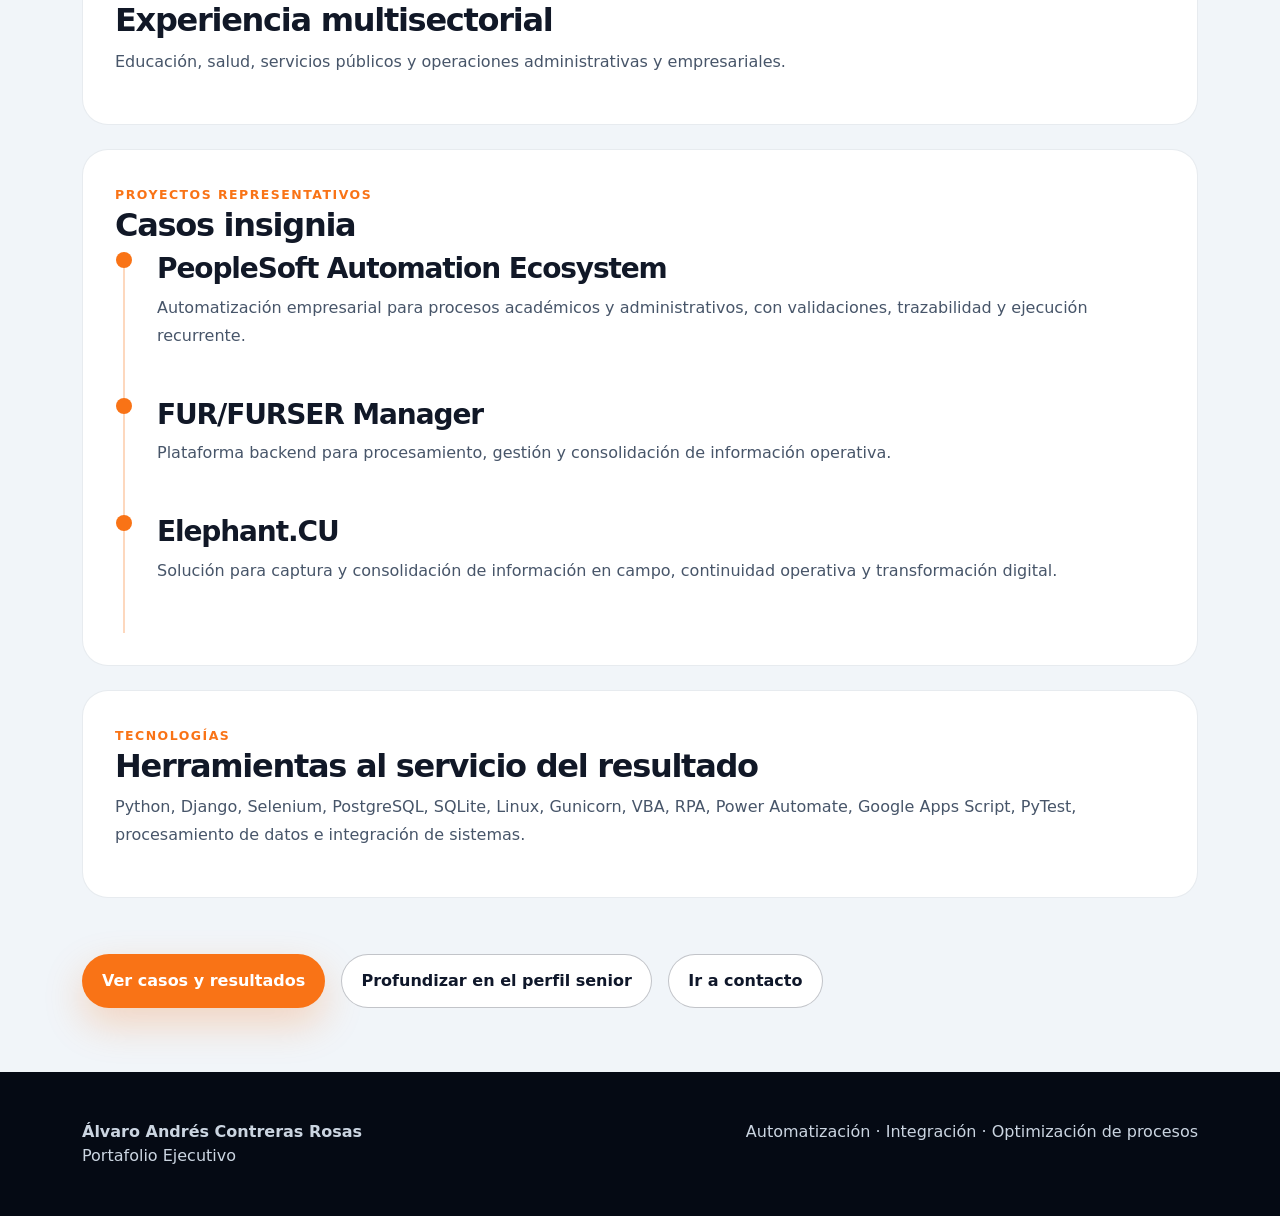
<file: portafolio-ejecutivo.html>
<!doctype html>
<html lang="es">
<head>
  <meta charset="utf-8">
  <meta name="viewport" content="width=device-width, initial-scale=1">
  <meta name="description" content="Resumen ejecutivo del perfil de Álvaro Andrés Contreras Rosas, Consultor Senior en Automatización, Integración de Sistemas y Optimización de Procesos.">
  <meta name="author" content="Álvaro Andrés Contreras Rosas">
  <meta property="og:locale" content="es_CO">
  <meta property="og:type" content="profile">
  <meta property="og:title" content="Portafolio Ejecutivo | Álvaro Andrés Contreras Rosas">
  <meta property="og:description" content="Resumen ejecutivo de experiencia, capacidades y proyectos en automatización e integración de sistemas.">
  <meta property="og:url" content="https://alvaro-contreras.github.io/alvaro-contreras-senior-automation-cv/portafolio-ejecutivo.html">
  <meta name="twitter:card" content="summary">
  <title>Portafolio Ejecutivo | Álvaro Andrés Contreras Rosas</title>
  <link rel="canonical" href="https://alvaro-contreras.github.io/alvaro-contreras-senior-automation-cv/portafolio-ejecutivo.html">
  <link href="https://cdn.jsdelivr.net/npm/bootstrap@5.3.3/dist/css/bootstrap.min.css" rel="stylesheet">
  <link href="https://cdn.jsdelivr.net/npm/bootstrap-icons@1.11.3/font/bootstrap-icons.css" rel="stylesheet">
  <link href="assets/css/styles.css" rel="stylesheet">
</head>
<body>
  <a class="skip-link" href="#contenido">Saltar al contenido principal</a>

  <nav class="navbar navbar-expand-lg navbar-dark fixed-top" aria-label="Navegación principal">
    <div class="container">
      <a class="navbar-brand" href="index.html">Álvaro Contreras<span class="brand-dot">.</span></a>
      <button class="navbar-toggler" type="button" data-bs-toggle="collapse" data-bs-target="#mainNav" aria-controls="mainNav" aria-expanded="false" aria-label="Abrir menú de navegación">
        <span class="navbar-toggler-icon"></span>
      </button>
      <div class="collapse navbar-collapse" id="mainNav">
        <ul class="navbar-nav ms-auto gap-lg-2">
          <li class="nav-item"><a class="nav-link" href="index.html#servicios">Servicios</a></li>
          <li class="nav-item"><a class="nav-link" href="casos-exito.html">Casos</a></li>
          <li class="nav-item"><a class="nav-link active" aria-current="page" href="portafolio-ejecutivo.html">Ejecutivo</a></li>
          <li class="nav-item"><a class="nav-link" href="portafolio-senior.html">Senior</a></li>
          <li class="nav-item"><a class="nav-link" href="index.html#contacto">Contacto</a></li>
        </ul>
      </div>
    </div>
  </nav>

  <header class="page-hero">
    <div class="container">
      <span class="kicker"><i class="bi bi-file-earmark-person" aria-hidden="true"></i> Lectura rápida</span>
      <h1 class="mt-4">Portafolio Ejecutivo</h1>
      <p class="lead text-light col-lg-8">Resumen para clientes, gerentes, reclutadores y responsables de procesos que necesitan evaluar rápidamente experiencia, capacidades y encaje profesional.</p>
    </div>
  </header>

  <main class="doc-section section-soft" id="contenido">
    <div class="container">
      <section class="doc-block">
        <span class="eyebrow">Perfil ejecutivo</span>
        <h2>Consultor Senior en Automatización, Integración de Sistemas y Optimización de Procesos</h2>
        <p>Álvaro Andrés Contreras Rosas cuenta con una trayectoria senior diseñando, implementando y evolucionando soluciones tecnológicas utilizadas en entornos productivos.</p>
        <p>Su experiencia combina análisis de negocio, automatización, desarrollo backend, integración de sistemas, procesamiento de información, despliegue y soporte.</p>
      </section>

      <section class="doc-block">
        <span class="eyebrow">Propuesta de valor</span>
        <h2>De procesos fragmentados a soluciones sostenibles.</h2>
        <p>Convierte procesos manuales, repetitivos o distribuidos en soluciones tecnológicas orientadas a reducir tiempos, errores y reprocesos, mejorar la trazabilidad y facilitar la continuidad operativa.</p>
      </section>

      <section class="doc-block">
        <span class="eyebrow">Capacidades principales</span>
        <h2>Servicios y capacidades</h2>
        <div class="row g-4 mt-1">
          <div class="col-md-6"><h3 class="h5">Automatización y optimización</h3><p>Procesos, reglas de negocio, validaciones y flujos controlados.</p></div>
          <div class="col-md-6"><h3 class="h5">Soluciones empresariales</h3><p>Aplicaciones internas y herramientas orientadas a la operación.</p></div>
          <div class="col-md-6"><h3 class="h5">Integración de sistemas y datos</h3><p>Sistemas legacy, portales, bases de datos, archivos y APIs.</p></div>
          <div class="col-md-6"><h3 class="h5">Modernización progresiva</h3><p>Evolución proporcional de herramientas y procesos existentes.</p></div>
          <div class="col-md-6"><h3 class="h5">Diagnóstico y arquitectura</h3><p>Cuellos de botella, riesgos y alternativas de solución.</p></div>
          <div class="col-md-6"><h3 class="h5">Calidad y validación</h3><p>Pruebas funcionales y controles sobre flujos críticos.</p></div>
        </div>
      </section>

      <section class="doc-block">
        <span class="eyebrow">Sectores</span>
        <h2>Experiencia multisectorial</h2>
        <p>Educación, salud, servicios públicos y operaciones administrativas y empresariales.</p>
      </section>

      <section class="doc-block">
        <span class="eyebrow">Proyectos representativos</span>
        <h2>Casos insignia</h2>
        <div class="timeline-item"><h3>PeopleSoft Automation Ecosystem</h3><p>Automatización empresarial para procesos académicos y administrativos, con validaciones, trazabilidad y ejecución recurrente.</p></div>
        <div class="timeline-item"><h3>FUR/FURSER Manager</h3><p>Plataforma backend para procesamiento, gestión y consolidación de información operativa.</p></div>
        <div class="timeline-item"><h3>Elephant.CU</h3><p>Solución para captura y consolidación de información en campo, continuidad operativa y transformación digital.</p></div>
      </section>

      <section class="doc-block">
        <span class="eyebrow">Tecnologías</span>
        <h2>Herramientas al servicio del resultado</h2>
        <p>Python, Django, Selenium, PostgreSQL, SQLite, Linux, Gunicorn, VBA, RPA, Power Automate, Google Apps Script, PyTest, procesamiento de datos e integración de sistemas.</p>
      </section>

      <div class="action-bar">
        <a class="btn btn-aacr" href="casos-exito.html">Ver casos y resultados</a>
        <a class="btn btn-aacr-outline dark-outline" href="portafolio-senior.html">Profundizar en el perfil senior</a>
        <a class="btn btn-aacr-outline dark-outline" href="index.html#contacto">Ir a contacto</a>
      </div>
    </div>
  </main>

  <footer class="footer">
    <div class="container d-flex flex-column flex-md-row justify-content-between gap-3">
      <div><strong>Álvaro Andrés Contreras Rosas</strong><br><span>Portafolio Ejecutivo</span></div>
      <div class="text-md-end">Automatización · Integración · Optimización de procesos</div>
    </div>
  </footer>

  <script src="https://cdn.jsdelivr.net/npm/bootstrap@5.3.3/dist/js/bootstrap.bundle.min.js"></script>
  <script src="assets/js/main.js"></script>
</body>
</html>
</file>
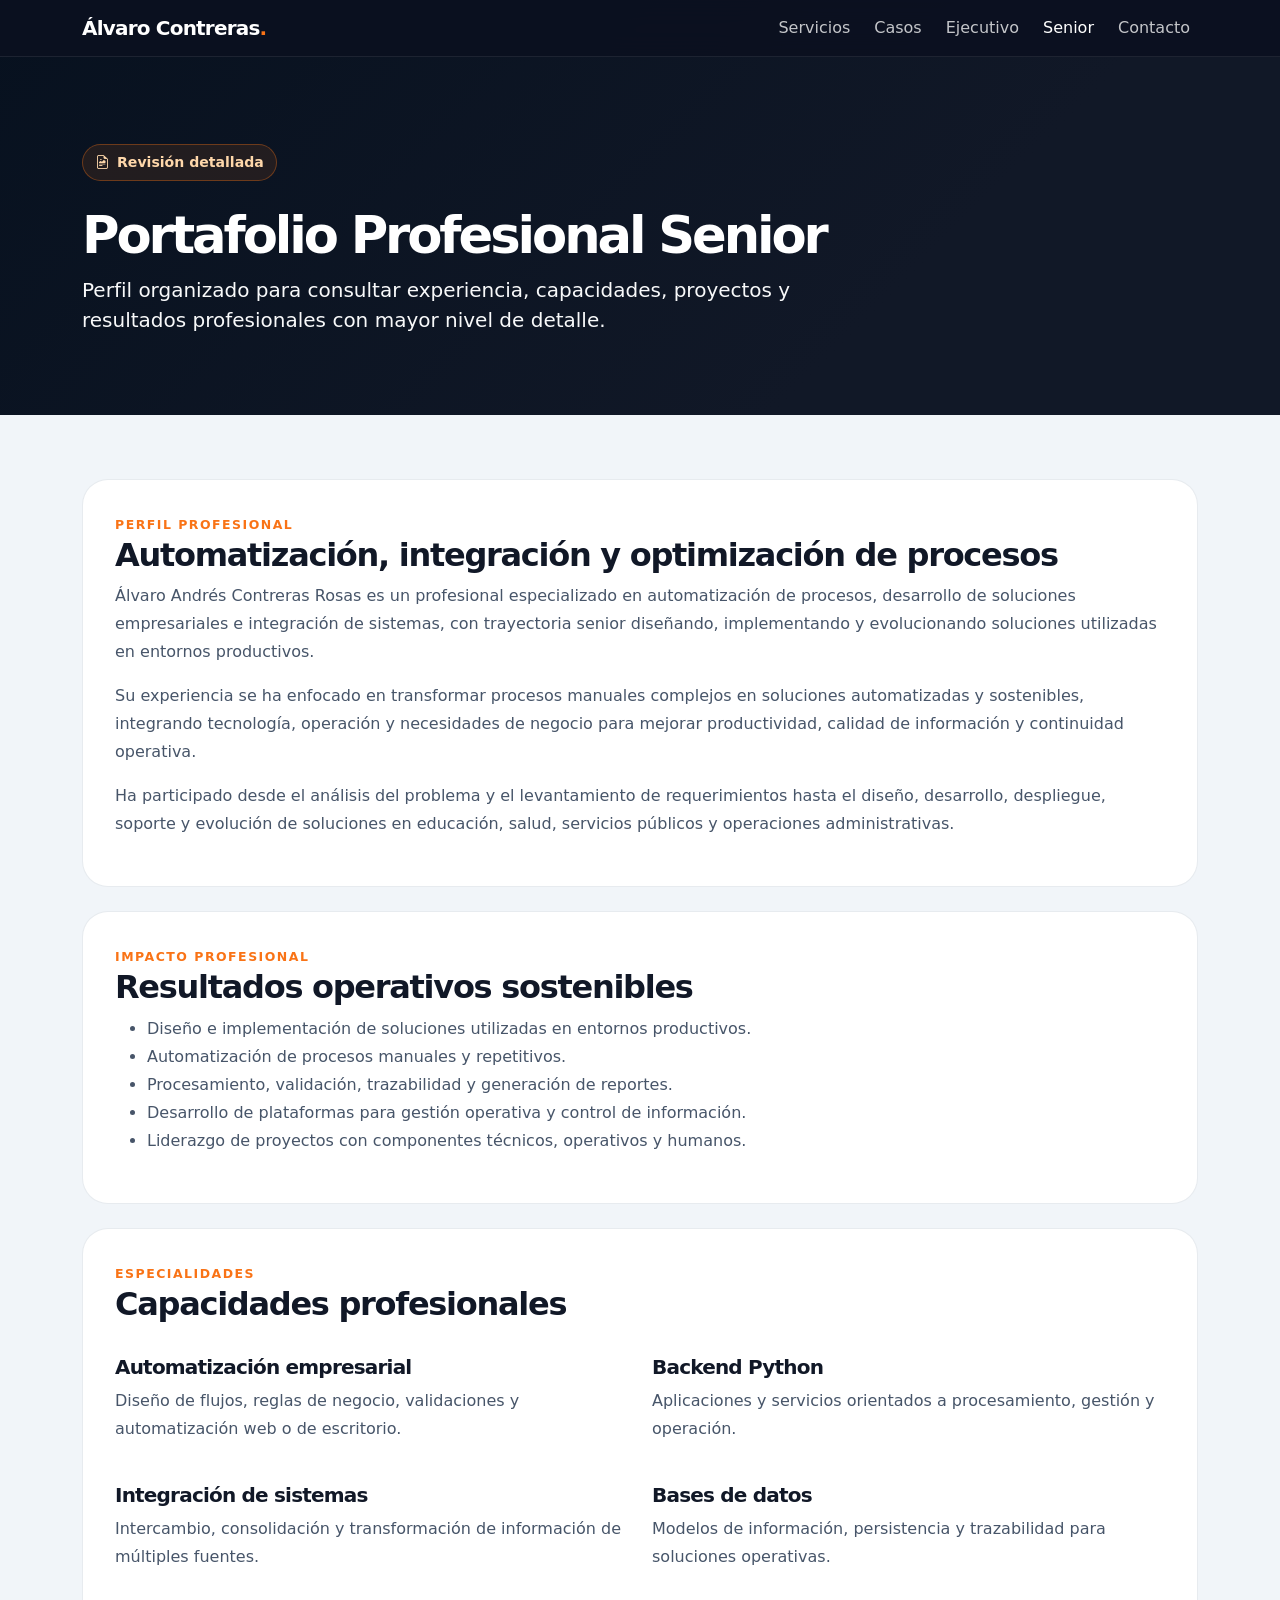
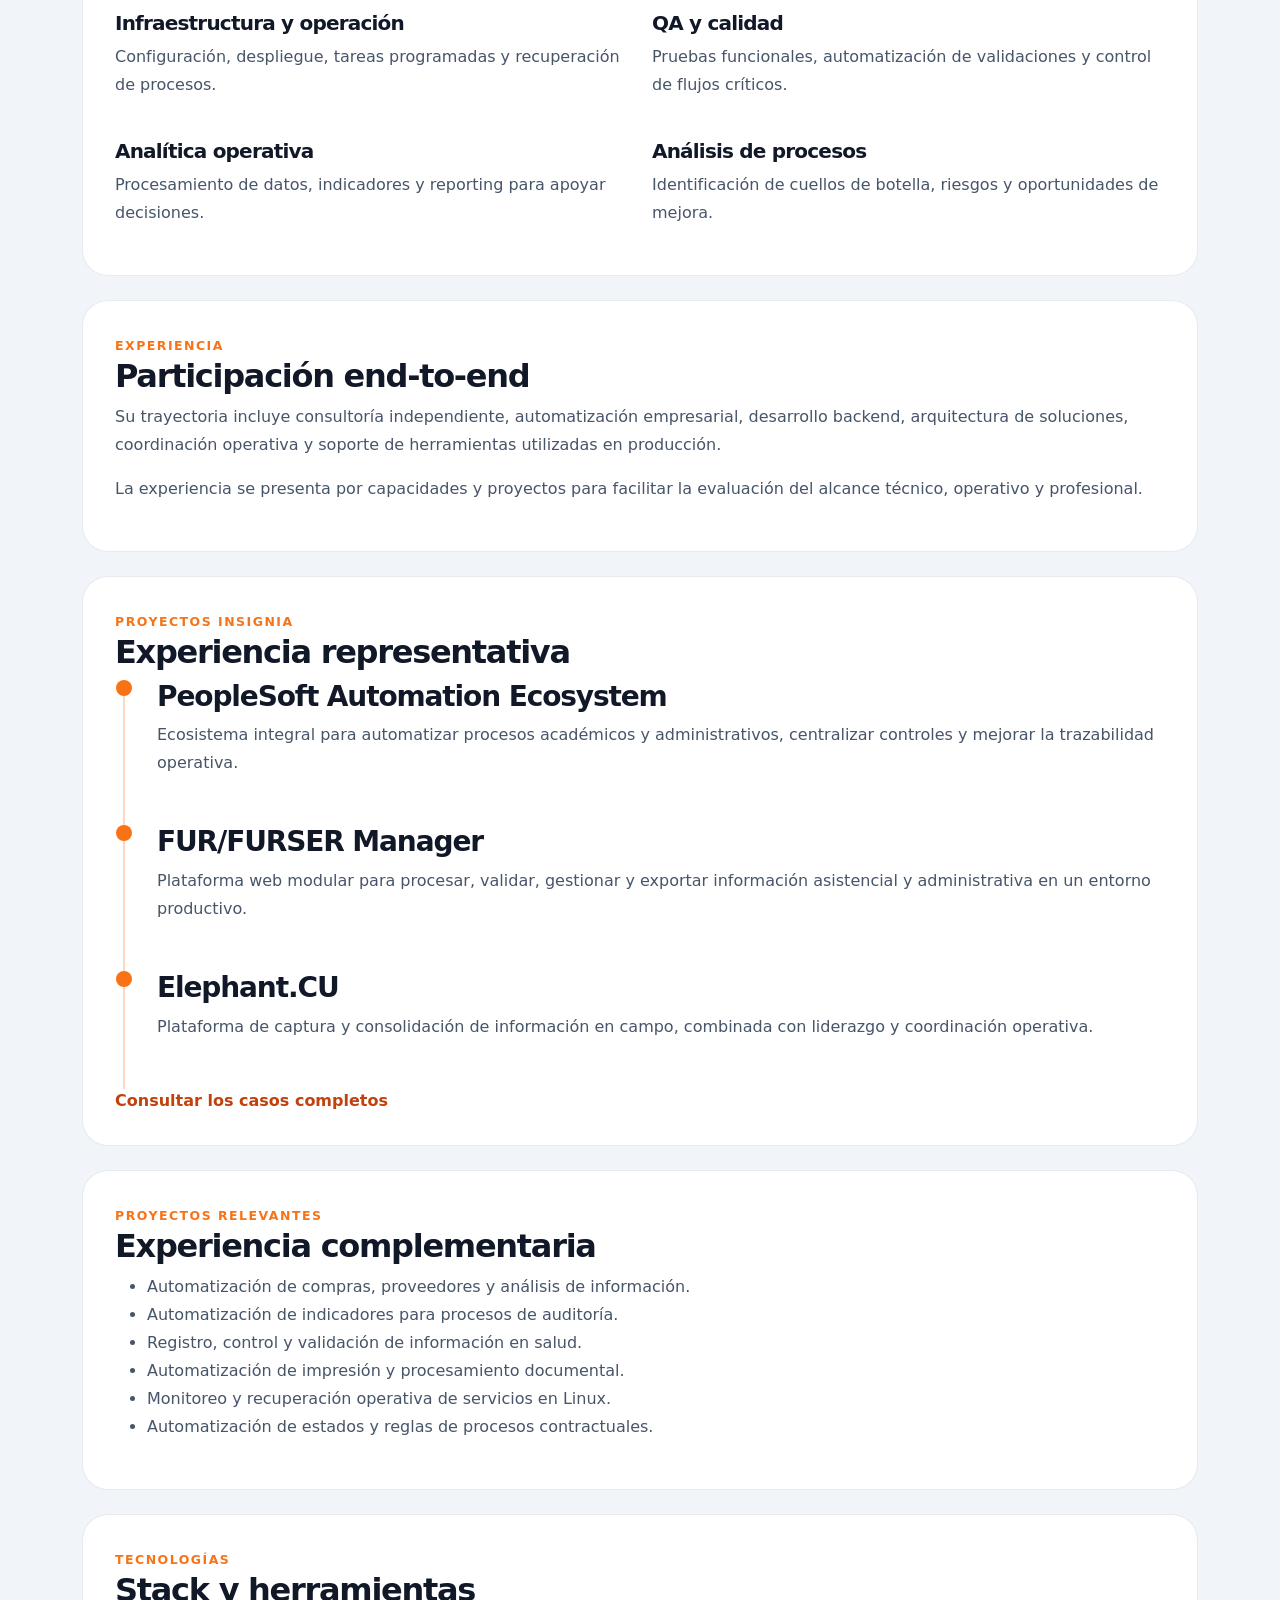
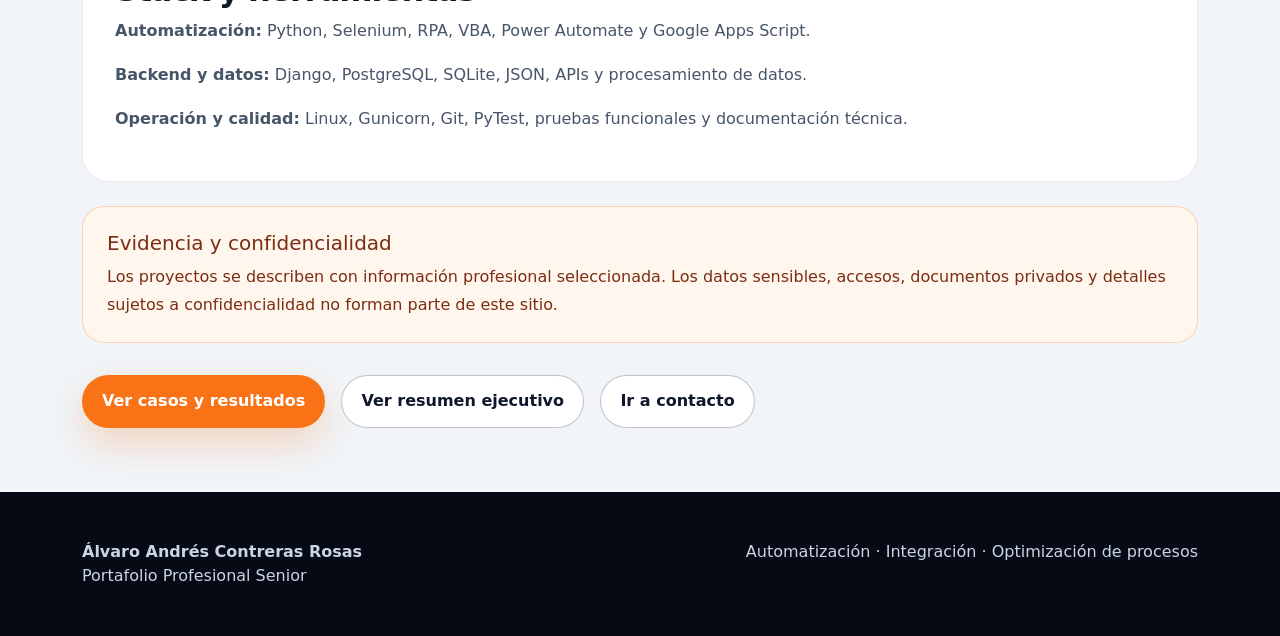
<file: portafolio-senior.html>
<!doctype html>
<html lang="es">
<head>
  <meta charset="utf-8">
  <meta name="viewport" content="width=device-width, initial-scale=1">
  <meta name="description" content="Perfil profesional senior de Álvaro Andrés Contreras Rosas: experiencia, capacidades, proyectos y tecnologías.">
  <meta name="author" content="Álvaro Andrés Contreras Rosas">
  <meta property="og:locale" content="es_CO">
  <meta property="og:type" content="profile">
  <meta property="og:title" content="Portafolio Profesional Senior | Álvaro Andrés Contreras Rosas">
  <meta property="og:description" content="Experiencia, capacidades, proyectos y tecnologías de un perfil senior en automatización e integración.">
  <meta property="og:url" content="https://alvaro-contreras.github.io/alvaro-contreras-senior-automation-cv/portafolio-senior.html">
  <meta name="twitter:card" content="summary">
  <title>Portafolio Profesional Senior | Álvaro Andrés Contreras Rosas</title>
  <link rel="canonical" href="https://alvaro-contreras.github.io/alvaro-contreras-senior-automation-cv/portafolio-senior.html">
  <link href="https://cdn.jsdelivr.net/npm/bootstrap@5.3.3/dist/css/bootstrap.min.css" rel="stylesheet">
  <link href="https://cdn.jsdelivr.net/npm/bootstrap-icons@1.11.3/font/bootstrap-icons.css" rel="stylesheet">
  <link href="assets/css/styles.css" rel="stylesheet">
</head>
<body>
  <a class="skip-link" href="#contenido">Saltar al contenido principal</a>

  <nav class="navbar navbar-expand-lg navbar-dark fixed-top" aria-label="Navegación principal">
    <div class="container">
      <a class="navbar-brand" href="index.html">Álvaro Contreras<span class="brand-dot">.</span></a>
      <button class="navbar-toggler" type="button" data-bs-toggle="collapse" data-bs-target="#mainNav" aria-controls="mainNav" aria-expanded="false" aria-label="Abrir menú de navegación">
        <span class="navbar-toggler-icon"></span>
      </button>
      <div class="collapse navbar-collapse" id="mainNav">
        <ul class="navbar-nav ms-auto gap-lg-2">
          <li class="nav-item"><a class="nav-link" href="index.html#servicios">Servicios</a></li>
          <li class="nav-item"><a class="nav-link" href="casos-exito.html">Casos</a></li>
          <li class="nav-item"><a class="nav-link" href="portafolio-ejecutivo.html">Ejecutivo</a></li>
          <li class="nav-item"><a class="nav-link active" aria-current="page" href="portafolio-senior.html">Senior</a></li>
          <li class="nav-item"><a class="nav-link" href="index.html#contacto">Contacto</a></li>
        </ul>
      </div>
    </div>
  </nav>

  <header class="page-hero">
    <div class="container">
      <span class="kicker"><i class="bi bi-file-earmark-richtext" aria-hidden="true"></i> Revisión detallada</span>
      <h1 class="mt-4">Portafolio Profesional Senior</h1>
      <p class="lead text-light col-lg-8">Perfil organizado para consultar experiencia, capacidades, proyectos y resultados profesionales con mayor nivel de detalle.</p>
    </div>
  </header>

  <main class="doc-section section-soft" id="contenido">
    <div class="container">
      <section class="doc-block">
        <span class="eyebrow">Perfil profesional</span>
        <h2>Automatización, integración y optimización de procesos</h2>
        <p>Álvaro Andrés Contreras Rosas es un profesional especializado en automatización de procesos, desarrollo de soluciones empresariales e integración de sistemas, con trayectoria senior diseñando, implementando y evolucionando soluciones utilizadas en entornos productivos.</p>
        <p>Su experiencia se ha enfocado en transformar procesos manuales complejos en soluciones automatizadas y sostenibles, integrando tecnología, operación y necesidades de negocio para mejorar productividad, calidad de información y continuidad operativa.</p>
        <p>Ha participado desde el análisis del problema y el levantamiento de requerimientos hasta el diseño, desarrollo, despliegue, soporte y evolución de soluciones en educación, salud, servicios públicos y operaciones administrativas.</p>
      </section>

      <section class="doc-block">
        <span class="eyebrow">Impacto profesional</span>
        <h2>Resultados operativos sostenibles</h2>
        <ul>
          <li>Diseño e implementación de soluciones utilizadas en entornos productivos.</li>
          <li>Automatización de procesos manuales y repetitivos.</li>
          <li>Procesamiento, validación, trazabilidad y generación de reportes.</li>
          <li>Desarrollo de plataformas para gestión operativa y control de información.</li>
          <li>Liderazgo de proyectos con componentes técnicos, operativos y humanos.</li>
        </ul>
      </section>

      <section class="doc-block">
        <span class="eyebrow">Especialidades</span>
        <h2>Capacidades profesionales</h2>
        <div class="row g-4 mt-1">
          <div class="col-md-6"><h3 class="h5">Automatización empresarial</h3><p>Diseño de flujos, reglas de negocio, validaciones y automatización web o de escritorio.</p></div>
          <div class="col-md-6"><h3 class="h5">Backend Python</h3><p>Aplicaciones y servicios orientados a procesamiento, gestión y operación.</p></div>
          <div class="col-md-6"><h3 class="h5">Integración de sistemas</h3><p>Intercambio, consolidación y transformación de información de múltiples fuentes.</p></div>
          <div class="col-md-6"><h3 class="h5">Bases de datos</h3><p>Modelos de información, persistencia y trazabilidad para soluciones operativas.</p></div>
          <div class="col-md-6"><h3 class="h5">Infraestructura y operación</h3><p>Configuración, despliegue, tareas programadas y recuperación de procesos.</p></div>
          <div class="col-md-6"><h3 class="h5">QA y calidad</h3><p>Pruebas funcionales, automatización de validaciones y control de flujos críticos.</p></div>
          <div class="col-md-6"><h3 class="h5">Analítica operativa</h3><p>Procesamiento de datos, indicadores y reporting para apoyar decisiones.</p></div>
          <div class="col-md-6"><h3 class="h5">Análisis de procesos</h3><p>Identificación de cuellos de botella, riesgos y oportunidades de mejora.</p></div>
        </div>
      </section>

      <section class="doc-block">
        <span class="eyebrow">Experiencia</span>
        <h2>Participación end-to-end</h2>
        <p>Su trayectoria incluye consultoría independiente, automatización empresarial, desarrollo backend, arquitectura de soluciones, coordinación operativa y soporte de herramientas utilizadas en producción.</p>
        <p>La experiencia se presenta por capacidades y proyectos para facilitar la evaluación del alcance técnico, operativo y profesional.</p>
      </section>

      <section class="doc-block">
        <span class="eyebrow">Proyectos insignia</span>
        <h2>Experiencia representativa</h2>
        <div class="timeline-item">
          <h3>PeopleSoft Automation Ecosystem</h3>
          <p>Ecosistema integral para automatizar procesos académicos y administrativos, centralizar controles y mejorar la trazabilidad operativa.</p>
        </div>
        <div class="timeline-item">
          <h3>FUR/FURSER Manager</h3>
          <p>Plataforma web modular para procesar, validar, gestionar y exportar información asistencial y administrativa en un entorno productivo.</p>
        </div>
        <div class="timeline-item">
          <h3>Elephant.CU</h3>
          <p>Plataforma de captura y consolidación de información en campo, combinada con liderazgo y coordinación operativa.</p>
        </div>
        <a class="case-link" href="casos-exito.html">Consultar los casos completos</a>
      </section>

      <section class="doc-block">
        <span class="eyebrow">Proyectos relevantes</span>
        <h2>Experiencia complementaria</h2>
        <ul>
          <li>Automatización de compras, proveedores y análisis de información.</li>
          <li>Automatización de indicadores para procesos de auditoría.</li>
          <li>Registro, control y validación de información en salud.</li>
          <li>Automatización de impresión y procesamiento documental.</li>
          <li>Monitoreo y recuperación operativa de servicios en Linux.</li>
          <li>Automatización de estados y reglas de procesos contractuales.</li>
        </ul>
      </section>

      <section class="doc-block">
        <span class="eyebrow">Tecnologías</span>
        <h2>Stack y herramientas</h2>
        <p><strong>Automatización:</strong> Python, Selenium, RPA, VBA, Power Automate y Google Apps Script.</p>
        <p><strong>Backend y datos:</strong> Django, PostgreSQL, SQLite, JSON, APIs y procesamiento de datos.</p>
        <p><strong>Operación y calidad:</strong> Linux, Gunicorn, Git, PyTest, pruebas funcionales y documentación técnica.</p>
      </section>

      <aside class="status-note" aria-label="Nota sobre confidencialidad">
        <h2 class="h5">Evidencia y confidencialidad</h2>
        <p class="mb-0">Los proyectos se describen con información profesional seleccionada. Los datos sensibles, accesos, documentos privados y detalles sujetos a confidencialidad no forman parte de este sitio.</p>
      </aside>

      <div class="action-bar">
        <a class="btn btn-aacr" href="casos-exito.html">Ver casos y resultados</a>
        <a class="btn btn-aacr-outline dark-outline" href="portafolio-ejecutivo.html">Ver resumen ejecutivo</a>
        <a class="btn btn-aacr-outline dark-outline" href="index.html#contacto">Ir a contacto</a>
      </div>
    </div>
  </main>

  <footer class="footer">
    <div class="container d-flex flex-column flex-md-row justify-content-between gap-3">
      <div><strong>Álvaro Andrés Contreras Rosas</strong><br><span>Portafolio Profesional Senior</span></div>
      <div class="text-md-end">Automatización · Integración · Optimización de procesos</div>
    </div>
  </footer>

  <script src="https://cdn.jsdelivr.net/npm/bootstrap@5.3.3/dist/js/bootstrap.bundle.min.js"></script>
  <script src="assets/js/main.js"></script>
</body>
</html>
</file>
<file: assets/css/styles.css>
:root {
  --aacr-bg: #0b1120;
  --aacr-bg-soft: #111827;
  --aacr-card: #101827;
  --aacr-text: #e5e7eb;
  --aacr-muted: #94a3b8;
  --aacr-orange: #f97316;
  --aacr-orange-dark: #ea580c;
  --aacr-line: rgba(148, 163, 184, .22);
  --aacr-white: #ffffff;
}

* { box-sizing: border-box; }

html { scroll-behavior: smooth; }

body {
  margin: 0;
  font-family: 'Inter', system-ui, -apple-system, BlinkMacSystemFont, 'Segoe UI', sans-serif;
  background: #f8fafc;
  color: #111827;
}

a { color: inherit; text-decoration: none; }

.skip-link {
  position: fixed;
  top: .75rem;
  left: .75rem;
  z-index: 1100;
  padding: .7rem 1rem;
  border-radius: .75rem;
  background: var(--aacr-orange);
  color: #fff;
  font-weight: 800;
  transform: translateY(-160%);
  transition: transform .2s ease;
}

.skip-link:focus { transform: translateY(0); }

:focus-visible {
  outline: 3px solid #fdba74;
  outline-offset: 3px;
}

.navbar {
  background: rgba(11, 17, 32, .92) !important;
  backdrop-filter: blur(14px);
  border-bottom: 1px solid rgba(255, 255, 255, .08);
}

.navbar-brand {
  font-weight: 800;
  letter-spacing: -.04em;
  max-width: min(70vw, 420px);
  white-space: normal;
}

.brand-dot { color: var(--aacr-orange); }

.nav-link { color: rgba(255, 255, 255, .76) !important; font-weight: 500; }
.nav-link:hover, .nav-link.active { color: #fff !important; }

.hero {
  position: relative;
  min-height: 100vh;
  display: flex;
  align-items: center;
  overflow: hidden;
  background:
    radial-gradient(circle at 82% 16%, rgba(249, 115, 22, .26), transparent 34%),
    radial-gradient(circle at 16% 84%, rgba(59, 130, 246, .20), transparent 32%),
    linear-gradient(135deg, #07111f 0%, #111827 52%, #0b1120 100%);
  color: var(--aacr-white);
  padding: 7rem 0 4rem;
}

.hero::before {
  content: "";
  position: absolute;
  inset: 0;
  background-image:
    linear-gradient(rgba(255,255,255,.045) 1px, transparent 1px),
    linear-gradient(90deg, rgba(255,255,255,.045) 1px, transparent 1px);
  background-size: 44px 44px;
  mask-image: linear-gradient(to bottom, rgba(0,0,0,.8), transparent 90%);
}

.hero-content { position: relative; z-index: 2; }

.kicker {
  display: inline-flex;
  gap: .5rem;
  align-items: center;
  padding: .45rem .75rem;
  border: 1px solid rgba(249, 115, 22, .35);
  border-radius: 999px;
  color: #fed7aa;
  background: rgba(249, 115, 22, .10);
  font-size: .88rem;
  font-weight: 700;
}

.hero h1 {
  font-size: clamp(2.4rem, 5vw, 5rem);
  line-height: .98;
  letter-spacing: -.07em;
  font-weight: 900;
  margin: 1.4rem 0;
}

.hero p.lead {
  color: #cbd5e1;
  max-width: 760px;
  font-size: 1.18rem;
  line-height: 1.75;
}

.rotating-line {
  color: #fed7aa;
  font-weight: 800;
}

.btn-aacr {
  border: none;
  border-radius: 999px;
  padding: .9rem 1.25rem;
  font-weight: 800;
  background: var(--aacr-orange);
  color: white;
  box-shadow: 0 16px 38px rgba(249, 115, 22, .25);
  transition: .2s ease;
}

.btn-aacr:hover { transform: translateY(-2px); background: var(--aacr-orange-dark); color: white; }

.btn-aacr-outline {
  border: 1px solid rgba(255, 255, 255, .22);
  border-radius: 999px;
  padding: .85rem 1.2rem;
  font-weight: 800;
  color: white;
  background: rgba(255,255,255,.04);
}

.btn-aacr-outline:hover { border-color: var(--aacr-orange); color: #fed7aa; }

.hero-card {
  position: relative;
  z-index: 2;
  background: rgba(15, 23, 42, .72);
  border: 1px solid rgba(255, 255, 255, .12);
  border-radius: 28px;
  padding: 1.4rem;
  box-shadow: 0 25px 80px rgba(0,0,0,.25);
}

.metric {
  padding: 1.2rem;
  border-radius: 22px;
  background: rgba(255,255,255,.06);
  border: 1px solid rgba(255,255,255,.10);
}

.metric strong {
  display: block;
  color: #fff;
  font-size: 2rem;
  line-height: 1;
}

.metric span { color: #cbd5e1; font-size: .9rem; }

.section { padding: 5.5rem 0; }
.section-dark { background: var(--aacr-bg); color: white; }
.section-soft { background: #f1f5f9; }

.section-title {
  max-width: 780px;
  margin: 0 auto 3rem;
  text-align: center;
}

.section-title .eyebrow {
  color: var(--aacr-orange);
  font-weight: 900;
  text-transform: uppercase;
  letter-spacing: .12em;
  font-size: .78rem;
}

.eyebrow {
  color: var(--aacr-orange);
  font-size: .78rem;
  font-weight: 900;
  letter-spacing: .12em;
  text-transform: uppercase;
}

.section-title h2 {
  font-size: clamp(2rem, 4vw, 3.4rem);
  font-weight: 900;
  letter-spacing: -.06em;
  margin: .6rem 0 1rem;
}

.section-title p { color: #64748b; font-size: 1.05rem; line-height: 1.7; }
.section-dark .section-title p { color: #cbd5e1; }

.card-aacr {
  height: 100%;
  border: 1px solid var(--aacr-line);
  border-radius: 26px;
  padding: 1.4rem;
  background: #fff;
  box-shadow: 0 18px 55px rgba(15, 23, 42, .06);
  transition: .22s ease;
}

.card-aacr:hover { transform: translateY(-6px); box-shadow: 0 28px 80px rgba(15, 23, 42, .10); }

.section-dark .card-aacr {
  background: rgba(255,255,255,.045);
  border-color: rgba(255,255,255,.12);
}

.icon-box {
  width: 52px;
  height: 52px;
  display: grid;
  place-items: center;
  border-radius: 18px;
  background: rgba(249, 115, 22, .12);
  color: var(--aacr-orange);
  font-size: 1.45rem;
  margin-bottom: 1rem;
}

.card-aacr h3, .card-aacr h4 { font-weight: 900; letter-spacing: -.03em; }
.card-aacr p { color: #64748b; line-height: 1.65; }
.section-dark .card-aacr p { color: #cbd5e1; }

.contact-links {
  display: grid;
  gap: .75rem;
}

.contact-links a {
  display: flex;
  align-items: center;
  gap: .7rem;
  padding: .75rem 0;
  border-bottom: 1px solid var(--aacr-line);
  color: #334155;
  font-weight: 700;
  overflow-wrap: anywhere;
}

.contact-links a:last-child { border-bottom: 0; }
.contact-links a:hover { color: #c2410c; }
.contact-links i { color: var(--aacr-orange); font-size: 1.2rem; }

.badge-aacr {
  display: inline-flex;
  align-items: center;
  padding: .38rem .72rem;
  border-radius: 999px;
  background: rgba(249, 115, 22, .10);
  color: #c2410c;
  font-weight: 800;
  font-size: .78rem;
  margin: .15rem;
}

.case-card {
  overflow: hidden;
  border-radius: 28px;
  background: #fff;
  border: 1px solid var(--aacr-line);
  box-shadow: 0 18px 55px rgba(15, 23, 42, .06);
}

.case-top {
  min-height: 160px;
  padding: 1.4rem;
  background: linear-gradient(135deg, #111827, #1e293b);
  color: white;
  display: flex;
  align-items: end;
}

.case-top.orange { background: linear-gradient(135deg, #9a3412, #f97316); }
.case-top.blue { background: linear-gradient(135deg, #0f172a, #2563eb); }
.case-top.green { background: linear-gradient(135deg, #052e16, #16a34a); }

.case-body { padding: 1.4rem; }
.case-body p { color: #64748b; }

.case-link {
  color: #c2410c;
  font-weight: 800;
}

.case-link:hover { color: #9a3412; text-decoration: underline; }

.timeline-item {
  position: relative;
  padding-left: 2rem;
  border-left: 2px solid rgba(249,115,22,.28);
  margin-left: .5rem;
  padding-bottom: 2rem;
}

.timeline-item::before {
  content: "";
  position: absolute;
  left: -9px;
  top: 0;
  width: 16px;
  height: 16px;
  border-radius: 50%;
  background: var(--aacr-orange);
}

.footer {
  background: #050a14;
  color: #cbd5e1;
  padding: 3rem 0;
}

.footer a { color: white; }

.page-hero {
  padding: 9rem 0 4rem;
  background: linear-gradient(135deg, #07111f 0%, #111827 70%);
  color: white;
}

.page-hero h1 {
  font-size: clamp(2.2rem, 4vw, 4.2rem);
  font-weight: 900;
  letter-spacing: -.06em;
}

.doc-section { padding: 4rem 0; }
.doc-block {
  background: white;
  border: 1px solid var(--aacr-line);
  border-radius: 26px;
  padding: 2rem;
  margin-bottom: 1.5rem;
}
.doc-block h2, .doc-block h3 { font-weight: 900; letter-spacing: -.04em; }
.doc-block p, .doc-block li { color: #475569; line-height: 1.75; }

.case-detail {
  scroll-margin-top: 6rem;
}

.case-meta {
  padding: .75rem 1rem;
  border-left: 3px solid var(--aacr-orange);
  background: #fff7ed;
}

.status-note {
  border: 1px solid rgba(249, 115, 22, .28);
  border-radius: 22px;
  padding: 1.5rem;
  background: #fff7ed;
  color: #7c2d12;
}

.status-note p { line-height: 1.7; }

.action-bar {
  display: flex;
  flex-wrap: wrap;
  gap: 1rem;
  padding-top: 2rem;
}

.dark-outline {
  border-color: rgba(15, 23, 42, .25);
  color: #0f172a;
  background: #fff;
}

.dark-outline:hover {
  border-color: var(--aacr-orange);
  color: #9a3412;
}

@media (max-width: 991px) {
  .hero { min-height: auto; }
  .hero-card { margin-top: 2rem; }
}

@media (max-width: 575px) {
  .navbar-brand { font-size: 1rem; }
  .hero h1 { letter-spacing: -.05em; }
  .metric { padding: 1rem; }
  .metric strong { font-size: 1.35rem; }
  .action-bar .btn { width: 100%; }
}

@media (prefers-reduced-motion: reduce) {
  html { scroll-behavior: auto; }

  *, *::before, *::after {
    scroll-behavior: auto !important;
    transition-duration: .01ms !important;
    animation-duration: .01ms !important;
    animation-iteration-count: 1 !important;
  }
}
</file>
